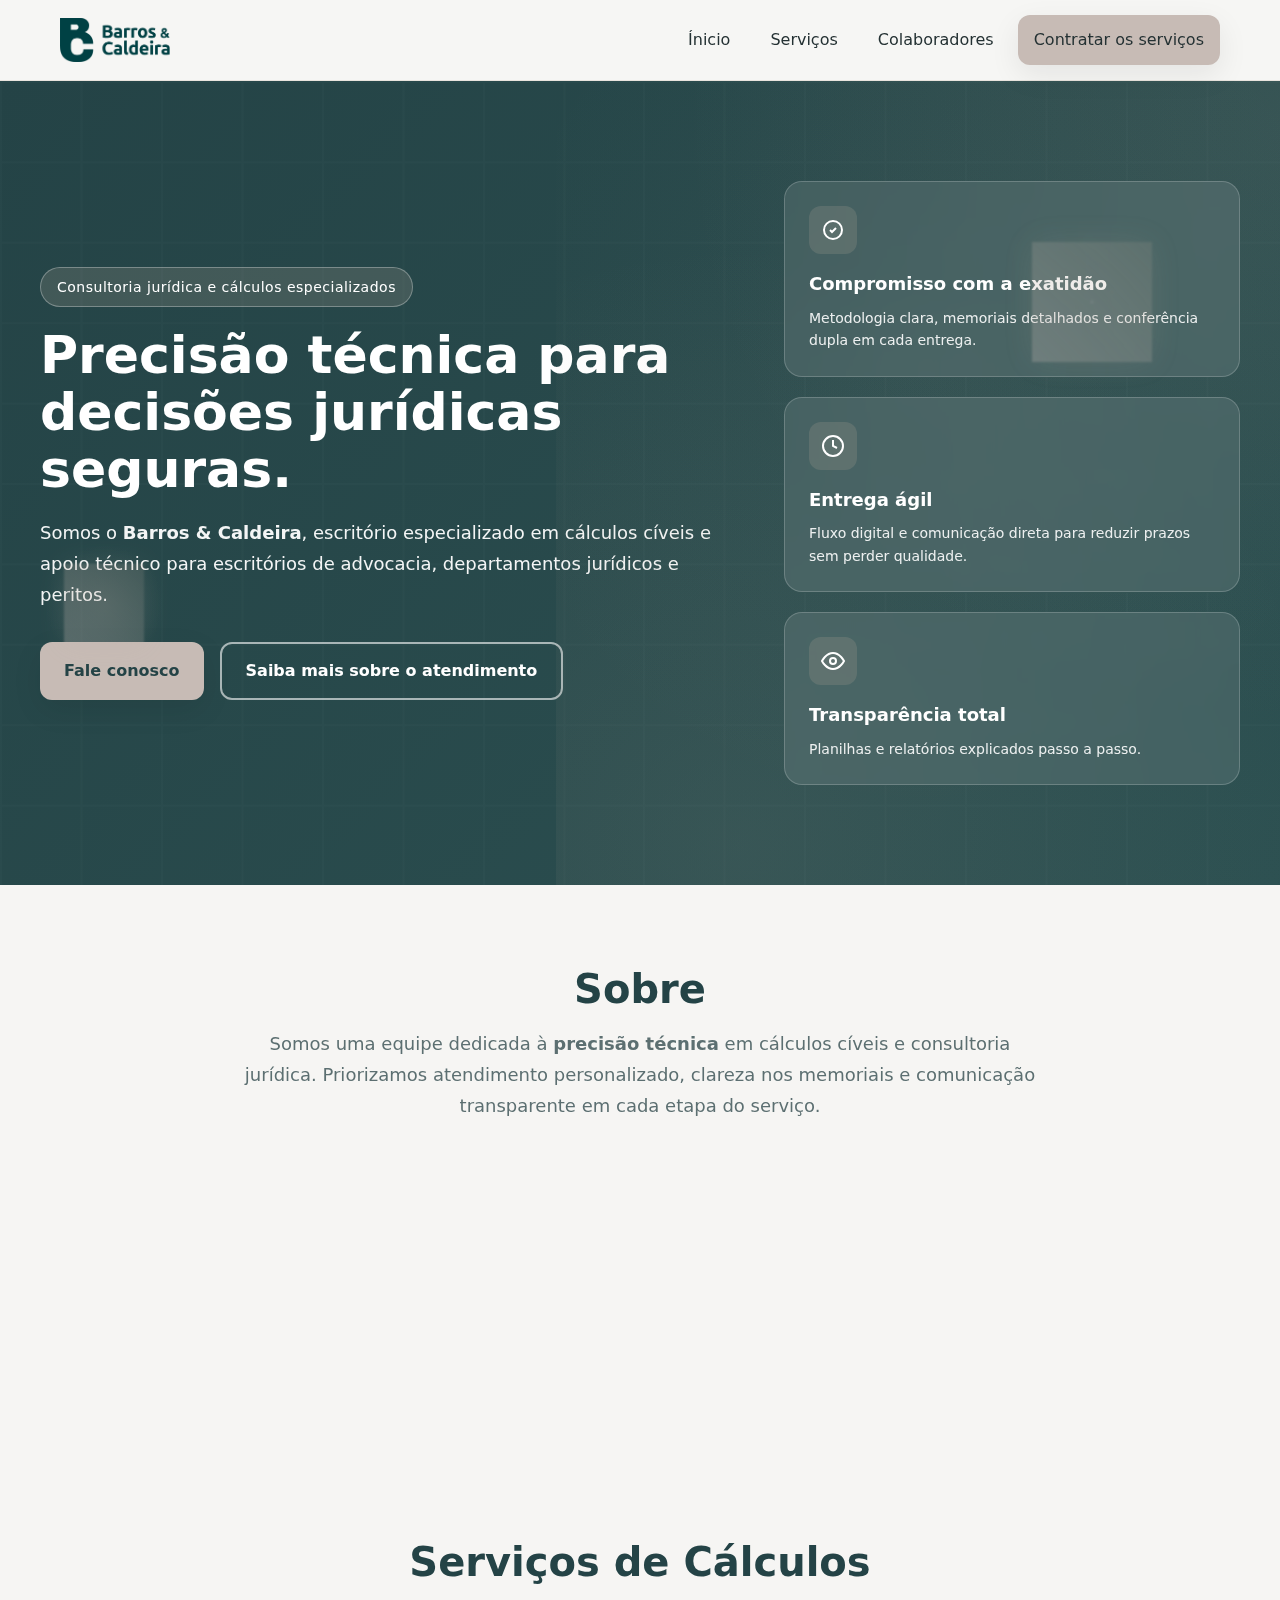
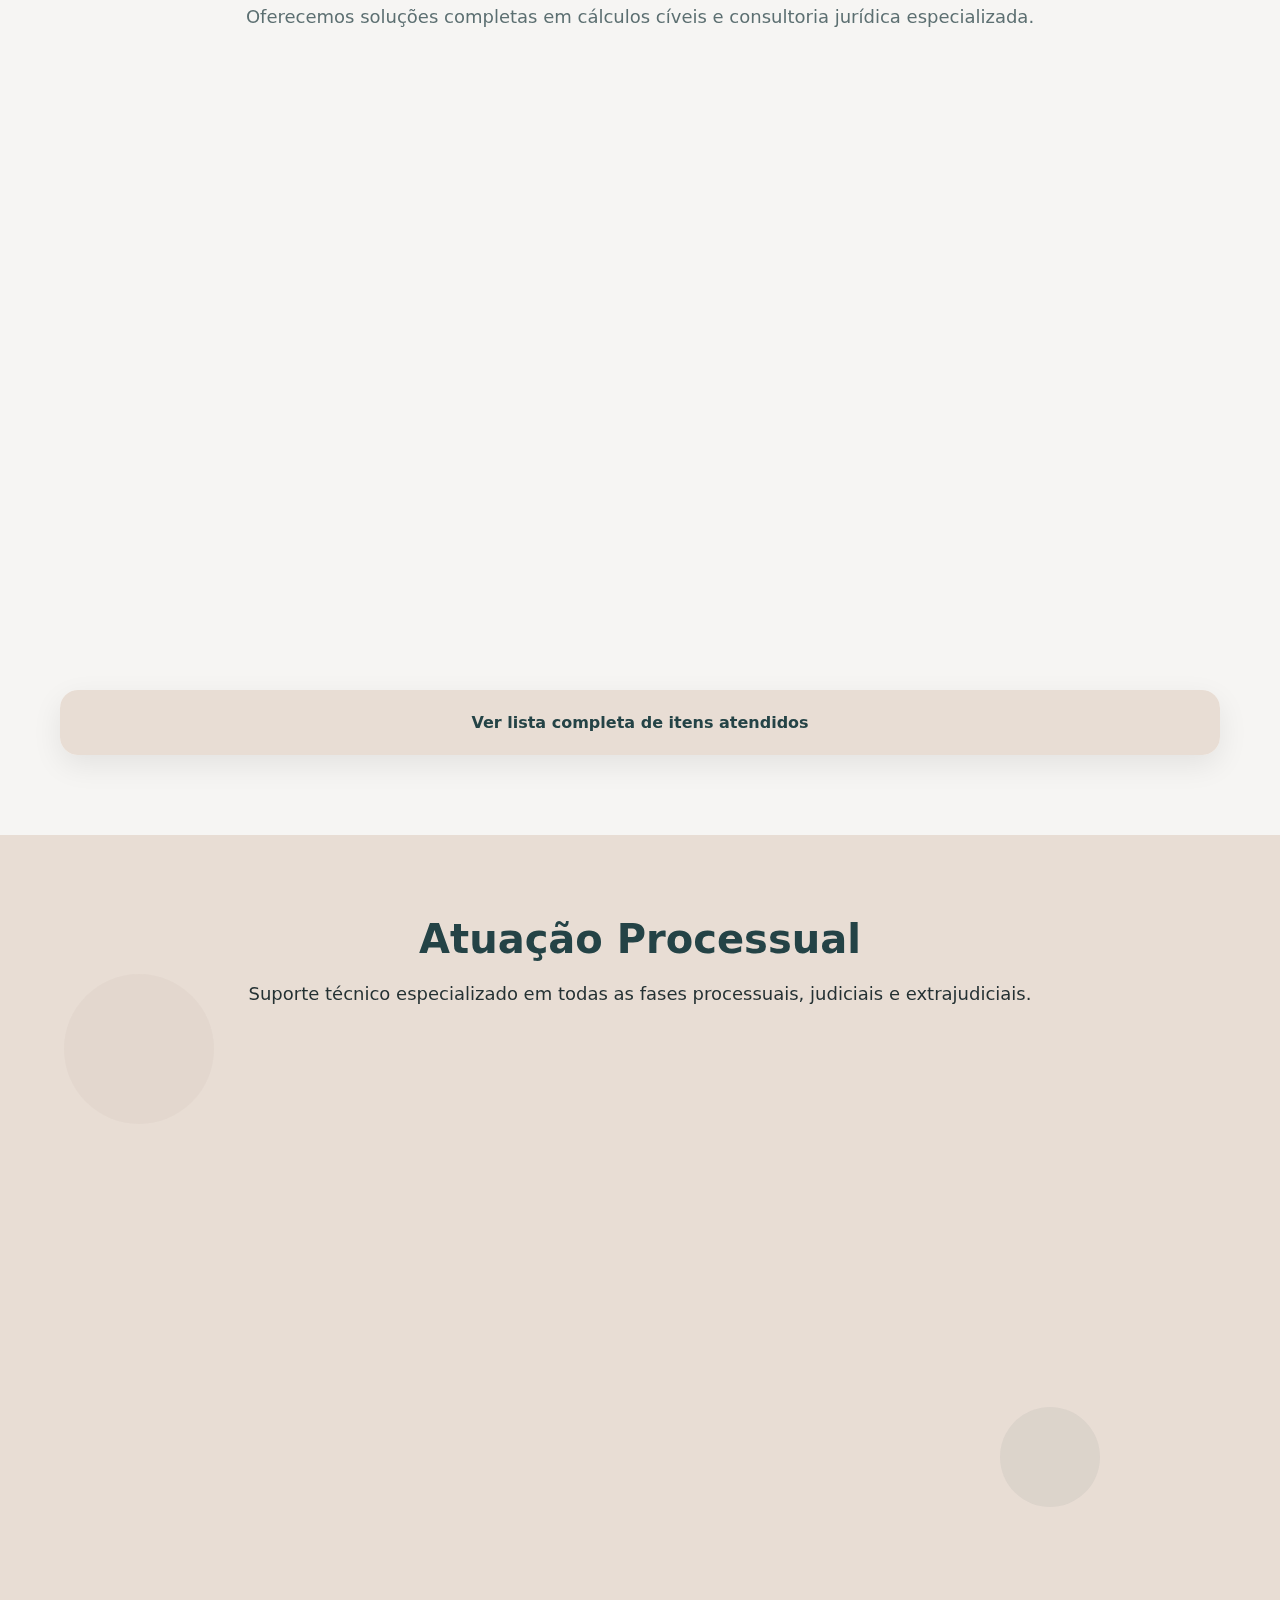
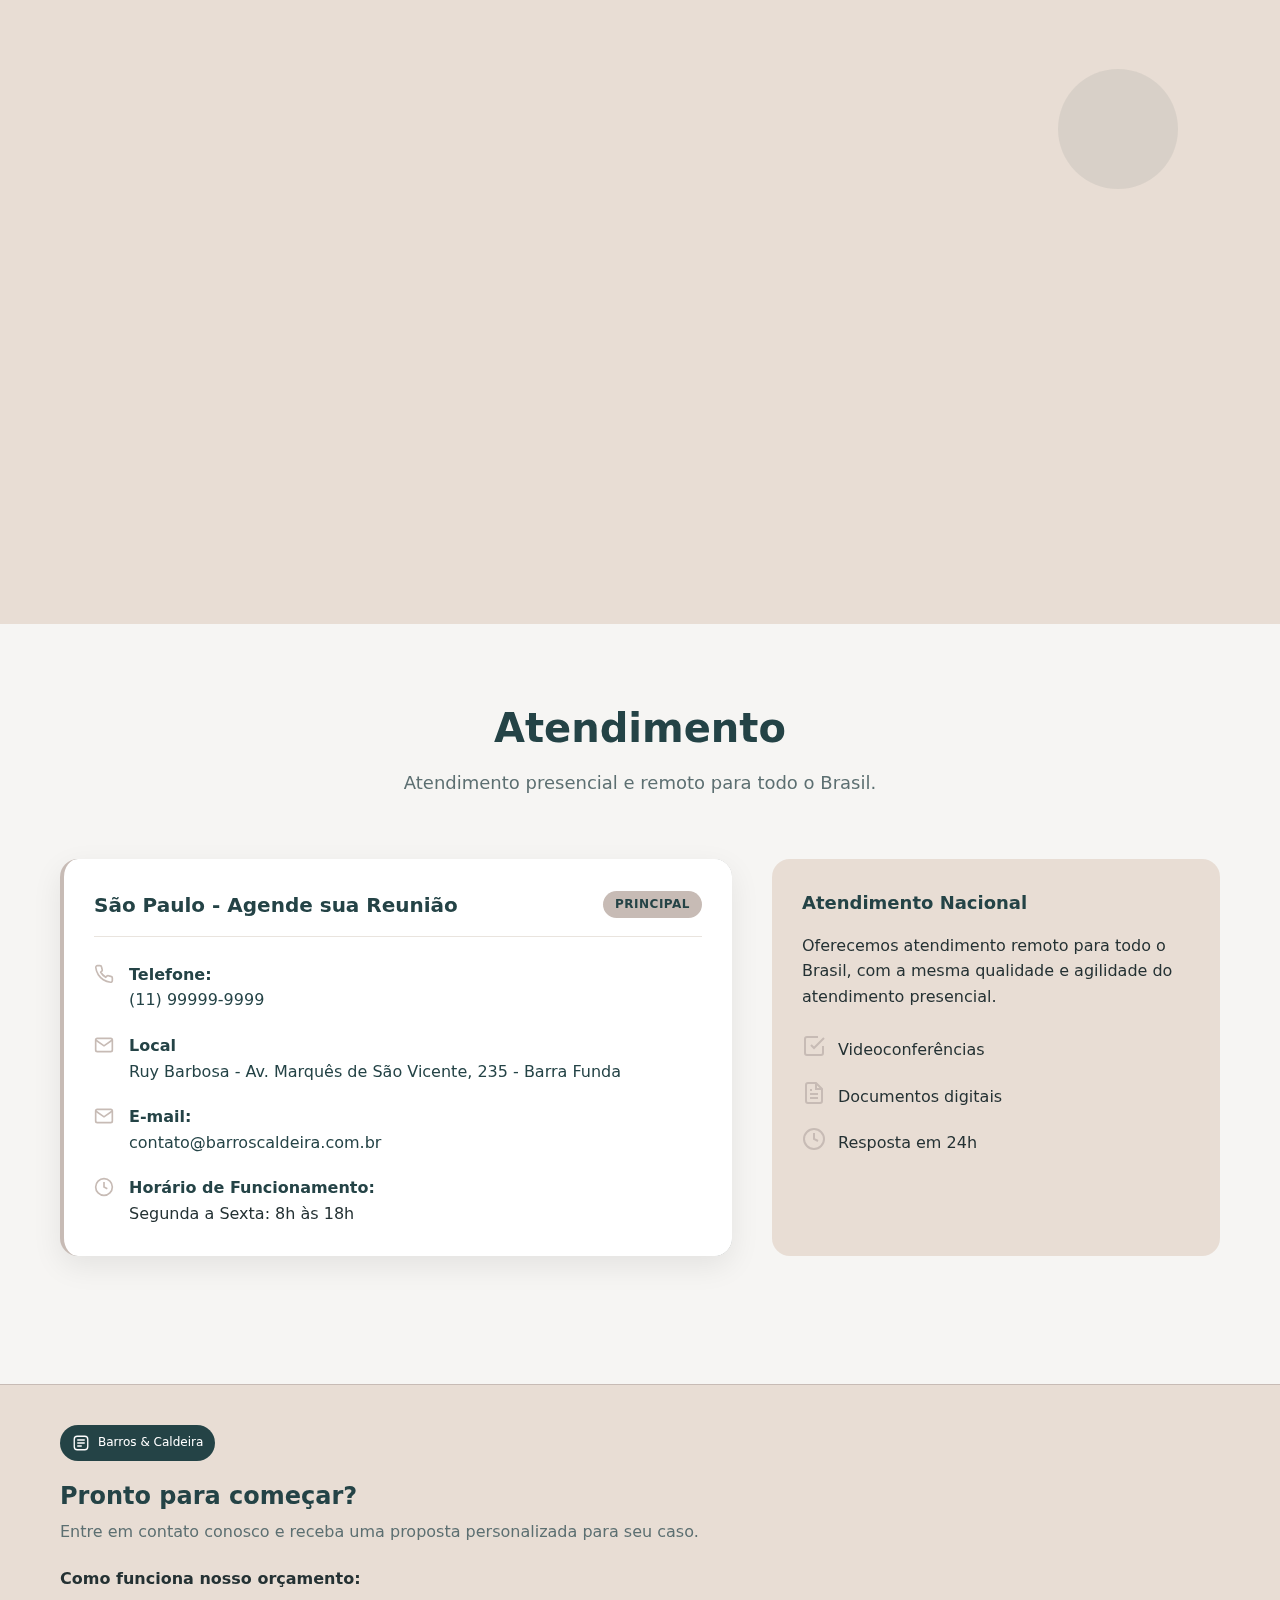
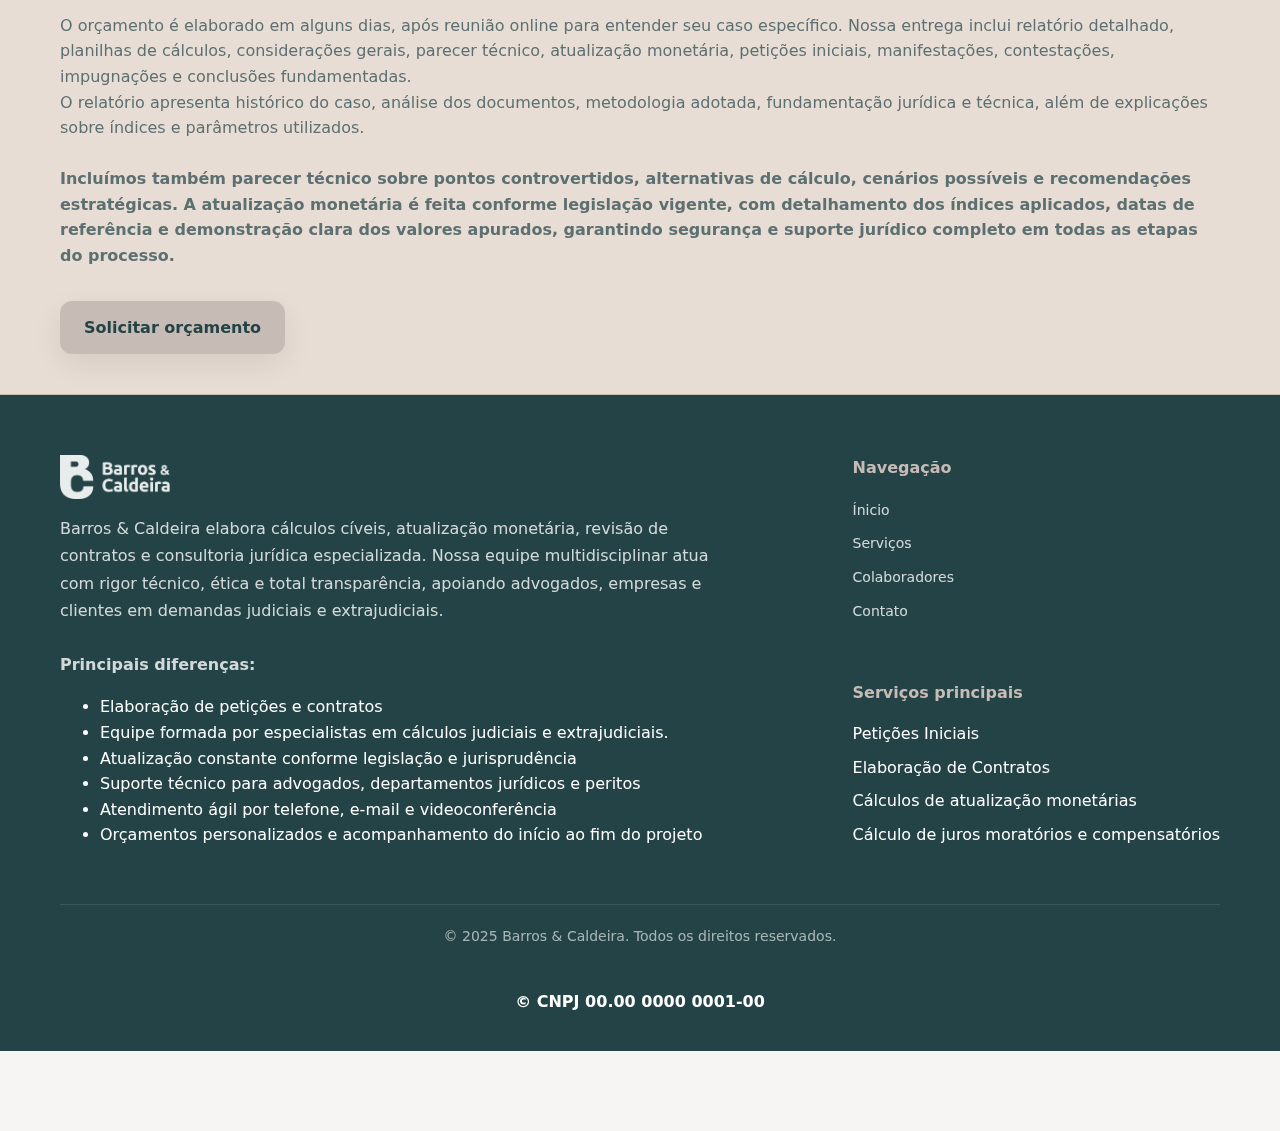
<file: index.html>
<!DOCTYPE html>
<html lang="pt-BR">
<head>
  <meta charset="utf-8">
  <meta name="viewport" content="width=device-width, initial-scale=1.0">
  <title>Barros & Caldeira - Cálculos e Consultoria Jurídica</title>
  <link rel="stylesheet" href="assets/css/styles.css">
  <meta name="description" content="Barros & Caldeira — Escritório especializado em cálculos e consultoria jurídica. Atualização monetária, cálculos contratuais, revisionais, precatórios, FGTS, PIS/PASEP e muito mais." />
  <meta property="og:title" content="Barros & Caldeira — Cálculos e Consultoria Jurídica" />
  <meta property="og:description" content="Especialistas em cálculos cíveis e apoio técnico para ações judiciais." />
  <meta property="og:type" content="website" />
  <meta name="theme-color" content="#244346" />
  <link rel="icon" href="data:image/svg+xml;utf8,<svg xmlns='http://www.w3.org/2000/svg' viewBox='0 0 100 100'><rect width='100' height='100' fill='%23244346'/><text x='50' y='58' font-size='58' text-anchor='middle' fill='%23c7bbb5' font-family='Georgia, serif'>BC</text></svg>">
</head>
<body>

  <!-- ======= HEADER ======= -->
  <header class="topbar">
    <div class="container">
      <nav class="navbar">
        <a href="index.html#home" class="brand">
          <img src="assets/images/LogotipocomNome.png" alt="Barros & Caldeira" style="height: 44px; width: auto;">
        </a>
        <div class="nav" id="main-nav">
          <a href="index.html">Ínicio</a>
          <a href="index.html#servicos">Serviços</a>
          <a href="pages/equipe.html">Colaboradores</a>
            <div class="cta-actions">
          <a class="btn" class="btn" href="pages/contato.html">Contratar os serviços</a>
        </div>
        </div>
        <button class="menu-btn" id="menu-btn" aria-label="Abrir menu">
          <span class="hamburger"></span>
          <span class="hamburger"></span>
          <span class="hamburger"></span>
        </button>
      </nav>

      <!-- Menu mobile -->
      <div class="mobile-menu" id="mobile-menu">
        <a href="index.html#sobre" class="mobile-menu-item">Sobre</a>
        <a href="index.html#servicos" class="mobile-menu-item">Serviços</a>
        <a href="pages/equipe.html" class="mobile-menu-item">Equipe</a>
        <a href="pages/contato.html" class="mobile-menu-item">Contato</a>
      
      </div>
    </div>
  </header>

  <div class="main-content">
    <!-- ======= HERO ======= -->
  <section id="home" class="hero">
    <div class="hero-bg"></div>
    <div class="animated-shape"></div>
    <div class="container hero-inner">
      <div class="hero-content">
        <span class="badge">Consultoria jurídica e cálculos especializados</span>
        <h1>Precisão técnica para decisões jurídicas seguras.</h1>
        <p>Somos o <strong>Barros & Caldeira</strong>, escritório especializado em cálculos cíveis e apoio técnico para escritórios de advocacia, departamentos jurídicos e peritos.</p>
        <div class="cta">
          <a class="btn" href="./pages/contato.html">Fale conosco</a>
          <a class="btn btn-outline" href="#atendimento">Saiba mais sobre o atendimento</a>
        </div>
      </div>
      <div class="hero-cards">
        <div class="hero-card">
          <div class="hero-card-icon">
            <svg viewBox="0 0 24 24" width="24" height="24" fill="none" stroke="currentColor" stroke-width="2">
              <path d="M9 12l2 2 4-4"/>
              <circle cx="12" cy="12" r="9"/>
            </svg>
          </div>
          <h3>Compromisso com a exatidão</h3>
          <p>Metodologia clara, memoriais detalhados e conferência dupla em cada entrega.</p>
        </div>
        <div class="hero-card">
          <div class="hero-card-icon">
            <svg viewBox="0 0 24 24" width="24" height="24" fill="none" stroke="currentColor" stroke-width="2">
              <circle cx="12" cy="12" r="10"/>
              <polyline points="12,6 12,12 16,14"/>
            </svg>
          </div>
          <h3>Entrega ágil</h3>
          <p>Fluxo digital e comunicação direta para reduzir prazos sem perder qualidade.</p>
        </div>
        <div class="hero-card">
          <div class="hero-card-icon">
            <svg viewBox="0 0 24 24" width="24" height="24" fill="none" stroke="currentColor" stroke-width="2">
              <path d="M1 12s4-8 11-8 11 8 11 8-4 8-11 8-11-8-11-8z"/>
              <circle cx="12" cy="12" r="3"/>
            </svg>
          </div>
          <h3>Transparência total</h3>
          <p>Planilhas e relatórios explicados passo a passo.</p>
        </div>
      </div>
    </div>
  </section>

  <!-- ======= SOBRE ======= -->
  <section id="sobre" class="section">
    <div class="container">
      <div class="section-header">
        <h2 class="section-title">Sobre</h2>
        <p class="section-lead">Somos uma equipe dedicada à <strong>precisão técnica</strong> em cálculos cíveis e consultoria jurídica. Priorizamos atendimento personalizado, clareza nos memoriais e comunicação transparente em cada etapa do serviço.</p>
      </div>
      
      <div class="stats-grid">
        <div class="stat-card">
          <div class="stat-number">21+</div>
          <div class="stat-label">Petições e impugnações já confeccionados com clareza e objetividade.</div>
        </div>
        <div class="stat-card">
          <div class="stat-number">18+</div>
          <div class="stat-label">Planilhas de cálculos já desenvolvidas com precisão técnica.</div>
        </div>
        <div class="stat-card">
          <div class="stat-number">100%</div>
          <div class="stat-label">Possibilidade de atendimento presencial ou digital com o setor jurídico.</div>
        </div>
        <div class="stat-card">
          <div class="stat-number">20+</div>
          <div class="stat-label">Tipos de cálculos cíveis contemplados em nossos serviços.</div>
        </div>
        </div>
      </div>
    </div>
  </section>

  <!-- ======= SERVIÇOS (cards) ======= -->
  <section id="servicos" class="section">
    <div class="container">
      <div class="section-header">
        <h2 class="section-title">Serviços de Cálculos</h2>
        <p class="section-lead">Oferecemos soluções completas em cálculos cíveis e consultoria jurídica especializada.</p>
      </div>

<article class="service-card">
          <div class="service-icon">
            <svg viewBox="0 0 24 24" width="28" height="28" fill="none" stroke="currentColor" stroke-width="1.6">
              <path d="M3 6l9 6 9-6v12H3z"/>
            </svg>
          </div>
          <div class="service-content">
            <h4>Atualização monetária e juros</h4>
            <p>Aplicação de índices oficiais, juros moratórios e compensatórios conforme o caso.</p>
          </div>
        </article>
        <br>

      <div class="services-grid" aria-label="Lista de serviços em cartões">
        <article class="service-card">
          <div class="service-icon">
            <svg viewBox="0 0 24 24" width="28" height="28" fill="none" stroke="currentColor" stroke-width="1.6">
              <path d="M3 7h18M3 12h18M3 17h18"/>
            </svg>
          </div>
          <div class="service-content">
            <h4>Atualização de precatórios</h4>
            <p>Correção monetária e juros com base nos índices aplicáveis e marcos legais vigentes.</p>
          </div>
        </article>

        <article class="service-card">
          <div class="service-icon">
            <svg viewBox="0 0 24 24" width="28" height="28" fill="none" stroke="currentColor" stroke-width="1.6">
              <path d="M4 7h16M4 12h16M4 17h10"/>
            </svg>
          </div>
          <div class="service-content">
            <h4>Cálculos contratuais</h4>
            <p>Revisões, índices, juros moratórios e compensatórios, cláusulas penais e amortizações.</p>
          </div>
        </article>

        <article class="service-card">
          <div class="service-icon">
            <svg viewBox="0 0 24 24" width="28" height="28" fill="none" stroke="currentColor" stroke-width="1.6">
              <path d="M3 3h18v14H3z"/>
              <path d="M3 21h18"/>
            </svg>
          </div>
          <div class="service-content">
            <h4>Cálculo de pensões</h4>
            <p>Apuração de valores devidos, atualização e projeções conforme parâmetros judiciais.</p>
          </div>
        </article>

         <!-- <article class="service-card">
          <div class="service-icon">
            <svg viewBox="0 0 24 24" width="28" height="28" fill="none" stroke="currentColor" stroke-width="1.6">
              <path d="M12 2v20M2 12h20"/>
            </svg>
          </div>
          <div class="service-content">
            <h4>Depreciações e desvalorizações</h4>
            <p>Modelos técnicos para depreciação de bens móveis e imóveis.</p>
          </div>
        </article> --> 

        <article class="service-card">
          <div class="service-icon">
            <svg viewBox="0 0 24 24" width="28" height="28" fill="none" stroke="currentColor" stroke-width="1.6">
              <path d="M4 4h16v16H4z"/>
              <path d="M4 9h16"/>
            </svg>
          </div>
          <div class="service-content">
            <h4>Cálculos imobiliários</h4>
            <p>Aluguéis, taxas, multas e variações, inclusive atualização e projeções.</p>
          </div>
        </article>

        <article class="service-card">
          <div class="service-icon">
            <svg viewBox="0 0 24 24" width="28" height="28" fill="none" stroke="currentColor" stroke-width="1.6">
              <circle cx="12" cy="12" r="9"/>
            </svg>
          </div>
          <div class="service-content">
            <h4>Danos morais e materiais</h4>
            <p>Metodologia quantitativa para danos morais, materiais, físicos e estéticos.</p>
          </div>
        </article>

        <article class="service-card">
          <div class="service-icon">
            <svg viewBox="0 0 24 24" width="28" height="28" fill="none" stroke="currentColor" stroke-width="1.6">
              <path d="M4 12h16M4 6h16M4 18h10"/>
            </svg>
          </div>
          <div class="service-content">
            <h4>Lucros cessantes</h4>
            <p>Apuração de perdas econômicas por interrupção de atividade ou oportunidade.</p>
          </div>
        </article>

        <!-- <article class="service-card">
          <div class="service-icon">
            <svg viewBox="0 0 24 24" width="28" height="28" fill="none" stroke="currentColor" stroke-width="1.6">
              <path d="M6 3h12v18H6z"/>
              <path d="M6 8h12"/>
            </svg>
          </div>
          <div class="service-content">
            <h4>Revisionais</h4>
            <p>FGTS, PIS/PASEP, URV, expurgos inflacionários e contratos de consórcio e construtora.</p>
          </div> -->
        </article>
      </div> 

      <div class="services-expand">
        <details class="services-details">
          <summary class="services-summary">Ver lista completa de itens atendidos</summary>
          <div class="services-list">
            <div class="service-pill">✓ Cálculos de atualização monetária</div>
            <div class="service-pill">✓ Cálculos juros moratórios e compensatórios</div>
            <div class="service-pill">✓ Aluguéis em atraso</div>
            <div class="service-pill">✓ Atualização de precatórios</div>
            <div class="service-pill">✓ Cálculo de pensões</div>
            <div class="service-pill">✓ Cálculos contratuais no geral</div>
            <div class="service-pill">✓ Cálculos de depreciações e desvalorizações</div>
            <div class="service-pill">✓ Cálculos imobiliários (no geral)</div>
            <div class="service-pill">✓ Danos morais, materiais, físicos e estéticos</div>
            <div class="service-pill">✓ Lucros cessantes</div>
            <div class="service-pill">✓ Reparações por perdas de oportunidade</div>
            <div class="service-pill">✓ Revisão contratos com construtora</div>
            <div class="service-pill">✓ Revisão contratos de consórcio</div>
            <div class="service-pill">✓ Revisão expurgos inflacionários</div>
            <div class="service-pill">✓ Revisão FGTS</div>
            <div class="service-pill">✓ Revisão PIS / PASEP</div>
            <div class="service-pill">✓ Revisão URV</div>
            <div class="service-pill">✓ Outros cálculos cíveis</div>
          </div>
        </details>
      </div>
    </div>
  </section>

         <!-- ======= COMO ATUAMOS ======= -->
  <section id="atuacao" class="section">
    <div class="container">
      <div class="section-header">
        <h2 class="section-title">Atuação Processual</h2>
        <p class="section-lead">Suporte técnico especializado em todas as fases processuais, judiciais e extrajudiciais.</p>
      </div>
      
<article class="process-card">
          <div class="process-icon">
            <svg viewBox="0 0 24 24" width="28" height="28" fill="none" stroke="currentColor" stroke-width="1.6">
              <path d="M4 7h16M4 12h10M4 17h16"/>
            </svg>
          </div>
          <div class="process-content">
            <h4>Contratos diversos</h4>
            <p>Elaboração de contratos personalizados de compra e venda, doação, locação, comodato, mútuo, prestação de serviços, permuta, entre outros previstos no Código Civil Brasileiro, garantindo os direitos e deveres de todas as partes envolvidas.</p>
          </div>
        </article> <br><br>

      <div class="process-grid">

        <!-- <article class="process-card">
          <div class="process-icon">
            <svg viewBox="0 0 24 24" width="28" height="28" fill="none" stroke="currentColor" stroke-width="1.6">
              <path d="M4 7h16M4 12h10M4 17h16"/>
            </svg>
          </div>
          <div class="process-content">
            <h4>Contratos diversos</h4>
            <p>Elaboração de contratos personalizados de compra e venda, doação, locação, comodato, mútuo, prestação de serviços, permuta, entre outros previstos no Código Civil Brasileiro, garantindo os direitos e deveres de todas as partes envolvidas.</p>
          </div>
        </article> -->
        
        <!-- <article class="process-card">
          <div class="process-icon">
            <svg viewBox="0 0 24 24" width="28" height="28" fill="none" stroke="currentColor" stroke-width="1.6">
              <path d="M6 4h12v4H6z"/>
              <path d="M6 10h12v10H6z"/>
            </svg>
          </div>
          <div class="process-content">
            <h4>Petições iniciais</h4>
            <p>Apresentação de cálculos e memoriais para fundamentar a propositura da ação.</p>
          </div>
        </article> -->

        <article class="process-card">
          <div class="process-icon">
            <svg viewBox="0 0 24 24" width="28" height="28" fill="none" stroke="currentColor" stroke-width="1.6">
              <path d="M4 4h16v16H4z"/>
              <path d="M8 8l8 8M16 8l-8 8"/>
            </svg>
          </div>
          <div class="process-content">
            <h4>Reconhecimento e dissolução de união estável</h4>
            <p>Assessoria completa no reconhecimento ou na dissolução de uniões estáveis, garantindo direitos patrimoniais, pensão, guarda de filhos e outros aspectos legais previstos em lei.</p>
          </div>
        </article>

        <article class="process-card">
          <div class="process-icon">
            <svg viewBox="0 0 24 24" width="28" height="28" fill="none" stroke="currentColor" stroke-width="1.6">
              <path d="M12 3v18M3 12h18"/>
            </svg>
          </div>
          <div class="process-content">
            <h4>Abertura e regularização de MEI</h4>
            <p>Auxílio completo no processo de abertura e formalização do Microempreendedor Individual, incluindo enquadramento no Simples Nacional, emissão de CNPJ, orientação tributária e adequação às obrigações legais</p>
          </div>
        </article>
        
        <article class="process-card">
          <div class="process-icon">
            <svg viewBox="0 0 24 24" width="28" height="28" fill="none" stroke="currentColor" stroke-width="1.6">
              <path d="M4 4h16v16H4z"/>
              <path d="M8 8l8 8M16 8l-8 8"/>
            </svg>
          </div>
          <div class="process-content">
            <h4>Contratos sociais</h4>
            <p>Elaboração de contratos de constituição, alterações sociais diversas, além de registros perante os órgãos públicos como JUCESP.</p>
          </div>
        </article>
        
        <article class="process-card">
          <div class="process-icon">
            <svg viewBox="0 0 24 24" width="28" height="28" fill="none" stroke="currentColor" stroke-width="1.6">
              <path d="M6 4h12v4H6z"/>
              <path d="M6 10h12v10H6z"/>
            </svg>
          </div>
          <div class="process-content">
            <h4>Negociações e acordos</h4>
            <p>Análise e revisão de cálculos para subsidiar tratativas extrajudiciais e judiciais.</p>
          </div>
        </article>

        <article class="process-card">
          <div class="process-icon">
            <svg viewBox="0 0 24 24" width="28" height="28" fill="none" stroke="currentColor" stroke-width="1.6">
              <path d="M4 7h16M4 12h10M4 17h16"/>
            </svg>
          </div>
          <div class="process-content">
            <h4>Outros serviços</h4>
            <p>Atuação em diversas áreas do Direito, oferecendo consultoria e elaboração de documentos personalizados para atender necessidades específicas de cada cliente, com segurança e transparência.</p>
          </div>
        </article>

      </div>
    </div>
  </section>

  <!-- ======= ATENDIMENTO ======= -->
  <section id="atendimento" class="section">
    <div class="container">
      <div class="section-header">
        <h2 class="section-title">Atendimento</h2>
        <p class="section-lead">Atendimento presencial e remoto para todo o Brasil.</p>
      </div>
      
      <div class="locations-grid">
        <div class="location-card main-location">
          <div class="location-header">
            <h3>São Paulo - <strong>Agende sua Reunião</strong></h3>
            <span class="location-badge">Principal</span>
          </div>
          <div class="location-details contact-details-animated">
            <div class="location-item">
              <div class="location-icon">
                <svg viewBox="0 0 24 24" width="20" height="20" fill="none" stroke="currentColor" stroke-width="2">
                  <path d="M22 16.92v3a2 2 0 0 1-2.18 2 19.79 19.79 0 0 1-8.63-3.07 19.5 19.5 0 0 1-6-6 19.79 19.79 0 0 1-3.07-8.67A2 2 0 0 1 4.11 2h3a2 2 0 0 1 2 1.72 12.84 12.84 0 0 0 .7 2.81 2 2 0 0 1-.45 2.11L8.09 9.91a16 16 0 0 0 6 6l1.27-1.27a2 2 0 0 1 2.11-.45 12.84 12.84 0 0 0 2.81.7A2 2 0 0 1 22 16.92z"/>
                </svg>
              </div>
              <div>
                <p><strong>Telefone:</strong><br>
                <a href="tel:+5511999999999">(11) 99999-9999</a></p>
              </div>
            </div>
            
            <div class="location-item">
              <div class="location-icon">
                <svg viewBox="0 0 24 24" width="20" height="20" fill="none" stroke="currentColor" stroke-width="2">
                  <path d="M4 4h16c1.1 0 2 .9 2 2v12c0 1.1-.9 2-2 2H4c-1.1 0-2-.9-2-2V6c0-1.1.9-2 2-2z"/>
                  <polyline points="22,6 12,13 2,6"/>
                </svg>
              </div>
              <div>
                <p><strong>Local</strong><br>
                <a href="local">Ruy Barbosa - Av. Marquês de São Vicente, 235 - Barra Funda</a></p>
              </div>
            </div>

              <div class="location-item">
              <div class="location-icon">
                <svg viewBox="0 0 24 24" width="20" height="20" fill="none" stroke="currentColor" stroke-width="2">
                  <path d="M4 4h16c1.1 0 2 .9 2 2v12c0 1.1-.9 2-2 2H4c-1.1 0-2-.9-2-2V6c0-1.1.9-2 2-2z"/>
                  <polyline points="22,6 12,13 2,6"/>
                </svg>
              </div>
              <div>
                <p><strong>E-mail:</strong><br>
                <a href="mailto:contato@barroscaldeira.com.br">contato@barroscaldeira.com.br</a></p>
              </div>
            </div>
            
            <div class="location-item">
              <div class="location-icon">
                <svg viewBox="0 0 24 24" width="20" height="20" fill="none" stroke="currentColor" stroke-width="2">
                  <circle cx="12" cy="12" r="10"/>
                  <polyline points="12,6 12,12 16,14"/>
                </svg>
              </div>
              <div>
                <p><strong>Horário de Funcionamento:</strong><br>
                Segunda a Sexta: 8h às 18h<br>
                <!-- Sábado: 8h às 12h</p> -->
              </div>
            </div>
          </div>
        </div>
        
        <div class="coverage-info">
          <h3>Atendimento Nacional</h3>
          <p>Oferecemos atendimento remoto para todo o Brasil, com a mesma qualidade e agilidade do atendimento presencial.</p>
          
          <div class="coverage-features">
            <div class="coverage-feature">
              <div class="feature-icon">
                <svg viewBox="0 0 24 24" width="24" height="24" fill="none" stroke="currentColor" stroke-width="2">
                  <path d="M9 11l3 3L22 4"/>
                  <path d="M21 12v7a2 2 0 0 1-2 2H5a2 2 0 0 1-2-2V5a2 2 0 0 1 2-2h11"/>
                </svg>
              </div>
              <span>Videoconferências</span>
            </div>
            
            <div class="coverage-feature">
              <div class="feature-icon">
                <svg viewBox="0 0 24 24" width="24" height="24" fill="none" stroke="currentColor" stroke-width="2">
                  <path d="M14 2H6a2 2 0 0 0-2 2v16a2 2 0 0 0 2 2h12a2 2 0 0 0 2-2V8z"/>
                  <polyline points="14,2 14,8 20,8"/>
                  <line x1="16" y1="13" x2="8" y2="13"/>
                  <line x1="16" y1="17" x2="8" y2="17"/>
                  <polyline points="10,9 9,9 8,9"/>
                </svg>
              </div>
              <span>Documentos digitais</span>
            </div>
            
            <div class="coverage-feature">
              <div class="feature-icon">
                <svg viewBox="0 0 24 24" width="24" height="24" fill="none" stroke="currentColor" stroke-width="2">
                  <circle cx="12" cy="12" r="10"/>
                  <polyline points="12,6 12,12 16,14"/>
                </svg>
              </div>
              <span>Resposta em 24h</span>
            </div>
          </div>
        </div>
      </div>
    </div>

<br><br><br><br><br>

  <!-- ======= CTA STRIP ======= -->
  <section class="cta-strip">
    <div class="container">
      <div class="cta-content">
        <div class="cta-text">
          <div class="badge-calc">
            <svg viewBox="0 0 24 24" width="18" height="18" fill="none" stroke="currentColor" stroke-width="1.8">
              <rect x="3" y="3" width="18" height="18" rx="4"/>
              <path d="M7 8h10M7 12h10M7 16h6"/>
            </svg>
            <span>Barros & Caldeira</span>
          </div>
          <h3>Pronto para começar?</h3>
          <p>Entre em contato conosco e receba uma proposta personalizada para seu caso.</p>
            <div class="cta-info">
              <h4>Como funciona nosso orçamento:</h4>
              <p>
              O orçamento é elaborado em alguns dias, após reunião online para entender seu caso específico. Nossa entrega inclui relatório detalhado, planilhas de cálculos, considerações gerais, parecer técnico, atualização monetária, petições iniciais, manifestações, contestações, impugnações e conclusões fundamentadas. 
              <br>O relatório apresenta histórico do caso, análise dos documentos, metodologia adotada, fundamentação jurídica e técnica, além de explicações sobre índices e parâmetros utilizados.<br>
           <br><strong>
              Incluímos também parecer técnico sobre pontos controvertidos, alternativas de cálculo, cenários possíveis e recomendações estratégicas. A atualização monetária é feita conforme legislação vigente, com detalhamento dos índices aplicados, datas de referência e demonstração clara dos valores apurados, garantindo segurança e suporte jurídico completo em todas as etapas do processo.<br>
        
             </strong> </p>
            </div>
        </div>
        <div class="cta-actions">
          <a class="btn" class="btn" href="pages/orcamento.html">Solicitar orçamento</a>
        </div>
      </div>
    </div>
  </section>
  </div>

<!-- ======= FOOTER ======= -->
  <footer class="footer">
    <div class="container">
      <div class="footer-content">
        <div class="footer-brand">
          <div class="brand">
            <img src="assets/images/LogotipocomNome.png" alt="Barros & Caldeira" style="height: 44px; width: auto;">
          </div>
          <p class="footer-description">
            Barros & Caldeira elabora cálculos cíveis, atualização monetária, revisão de contratos e consultoria jurídica especializada. Nossa equipe multidisciplinar atua com rigor técnico, ética e total transparência, apoiando advogados, empresas e clientes em demandas judiciais e extrajudiciais.<br><br>

            <strong>Principais diferenças:</strong>
            <ul class="footer-list">
              <li>Elaboração de petições e contratos</li>
              <li>Equipe formada por especialistas em cálculos judiciais e extrajudiciais.</li>
              <li>Atualização constante conforme legislação e jurisprudência</li>
              <li>Suporte técnico para advogados, departamentos jurídicos e peritos</li>
              <li>Atendimento ágil por telefone, e-mail e videoconferência</li>
              <li>Orçamentos personalizados e acompanhamento do início ao fim do projeto</li>
            </ul>
          </p>
        </div>
        
        <div class="footer-links">
          <div class="footer-section">
            <h4>Navegação</h4>
            <ul>
              <li><a href="index.html">Ínicio</a></li>
              <li><a href="index.html#servicos">Serviços</a></li>
              <li><a href="pages/equipe.html">Colaboradores</a></li>
              <li><a href="pages/contato.html">Contato</a></li>
            </ul>
          </div>
          <div class="footer-section">
            <h4>Serviços principais</h4>
            <ul>
              <li>Petições Iniciais</li>
              <li>Elaboração de Contratos</li>
              <li>Cálculos de atualização monetárias</li>
              <li>Cálculo de juros moratórios e compensatórios</li>
            </ul>
          </div>
        </div>
      </div>
      
      <div class="footer-bottom">
        <p class="copyright">&copy; 2025 Barros & Caldeira. Todos os direitos reservados.</p><br>
        <strong><p class="cnpj">&copy; CNPJ 00.00 0000 0001-00</p></strong>
      </div>
    </div>
  </footer>

  <script src="assets/js/script.js"></script>
  <script src="assets/js/load-footer.js"></script>
  <script>
    // Inicializar menu mobile
    document.addEventListener('DOMContentLoaded', function() {
      const menuBtn = document.getElementById('menu-btn');
      const mobileMenu = document.getElementById('mobile-menu');

      if (menuBtn && mobileMenu) {
        menuBtn.addEventListener('click', function() {
          menuBtn.classList.toggle('active');
          mobileMenu.classList.toggle('active');
        });

        // Fecha o menu ao clicar em um item
        const mobileMenuItems = document.querySelectorAll('.mobile-menu-item');
        mobileMenuItems.forEach(item => {
          item.addEventListener('click', function() {
            menuBtn.classList.remove('active');
            mobileMenu.classList.remove('active');
          });
        });

        // Fecha o menu ao clicar fora dele
        document.addEventListener('click', function(event) {
          if (!menuBtn.contains(event.target) && !mobileMenu.contains(event.target)) {
            menuBtn.classList.remove('active');
            mobileMenu.classList.remove('active');
          }
        });
      }
    });
  </script>
</body>
</html>
</file>
<file: assets/css/styles.css>
/* =====================
   PALETA DE CORES
   ===================== */
:root {
  --ink: #244346;
  --ink-700: #2c5051;
  --ink-800: #1a3234;
  --sand: #c7bbb5;
  --sand-200: #e8ddd4;
  --sand-100: #e8ddd4;
  --bg: #f6f5f3;
  --white: #ffffff;
  --text: #243133;
  --text-light: #5c6f71;
  --border: #e9e4de;
  --radius: 18px;
  --radius-sm: 12px;
  --shadow: 0 10px 30px rgba(0,0,0,.08);
  --shadow-lg: 0 20px 40px rgba(0,0,0,.12);
  --transition: all 0.3s cubic-bezier(0.4, 0, 0.2, 1);
}

/* =====================
   RESET E BASE
   ===================== */
* {
  box-sizing: border-box;
}

html {
  scroll-behavior: smooth;
  height: 100%;
  margin: 0;
  padding: 0;
  overflow-x: hidden;
}

body {
  margin: 0;
  padding: 0;
  font-family: system-ui, -apple-system, 'Segoe UI', Roboto, Ubuntu, Inter, Helvetica, Arial, sans-serif;
  color: var(--text);
  background: var(--bg);
  line-height: 1.6;
  font-size: 16px;
  min-height: 100vh;
  display: flex;
  flex-direction: column;
  overflow-x: hidden;
  width: 100%;
  max-width: 100%;
}

.container {
  max-width: 1200px;
  margin: 0 auto;
  padding: 0 20px;
}

/* Classe para o conteúdo principal ocupar o espaço disponível */
.main-content {
  flex: 1;
}

/* =====================
   HEADER E NAVEGAÇÃO
   ===================== */
.topbar {
  position: sticky;
  top: 0;
  z-index: 100;
  background: rgba(246, 245, 243, 0.95);
  backdrop-filter: saturate(140%) blur(12px);
  border-bottom: 1px solid var(--border);
  transition: var(--transition);
}

.navbar {
  display: flex;
  align-items: center;
  justify-content: space-between;
  height: 80px;
}

.brand {
  display: flex;
  gap: 12px;
  align-items: center;
  font-weight: 700;
  font-size: 18px;
  color: var(--ink);
  text-decoration: none;
  transition: var(--transition);
}

.brand:hover {
  transform: translateY(-1px);
}

.brand-logo {
  width: 44px;
  height: 44px;
  border-radius: 12px;
  background: var(--ink);
  color: var(--sand);
  display: grid;
  place-items: center;
  box-shadow: var(--shadow);
  font-family: Georgia, serif;
  transition: var(--transition);
}

.brand-logo:hover {
  transform: scale(1.05);
  box-shadow: var(--shadow-lg);
}

.brand-logo span {
  font-size: 20px;
  line-height: 1;
  font-weight: bold;
}

.nav {
  display: flex;
  gap: 8px;
  align-items: center;
}

.nav a {
  color: var(--text);
  text-decoration: none;
  padding: 12px 16px;
  border-radius: var(--radius-sm);
  font-weight: 500;
  transition: var(--transition);
  position: relative;
}

.nav a:hover {
  background: var(--sand-200);
  color: var(--ink);
  transform: translateY(-1px);
}

.menu-btn {
  display: none;
  flex-direction: column;
  gap: 4px;
  border: 1px solid var(--border);
  background: var(--white);
  border-radius: var(--radius-sm);
  padding: 12px;
  cursor: pointer;
  transition: var(--transition);
}

.menu-btn:hover {
  background: var(--sand-100);
  transform: scale(1.05);
}

.hamburger {
  width: 20px;
  height: 2px;
  background: var(--ink);
  border-radius: 1px;
  transition: var(--transition);
}

.menu-btn.active .hamburger:nth-child(1) {
  transform: rotate(45deg) translate(6px, 6px);
}

.menu-btn.active .hamburger:nth-child(2) {
  opacity: 0;
}

.menu-btn.active .hamburger:nth-child(3) {
  transform: rotate(-45deg) translate(6px, -6px);
}

.mobile-menu {
  display: none;
  flex-direction: column;
  background: var(--white);
  border-top: 1px solid var(--border);
  box-shadow: var(--shadow);
  position: absolute;
  top: 100%;
  left: 0;
  right: 0;
  opacity: 0;
  transform: translateY(-10px);
  transition: var(--transition);
}

.mobile-menu.active {
  display: flex;
  opacity: 1;
  transform: translateY(0);
}

.mobile-menu-item {
  padding: 16px 20px;
  color: var(--text);
  text-decoration: none;
  border-bottom: 1px solid var(--border);
  transition: var(--transition);
}

.mobile-menu-item:hover {
  background: var(--sand-100);
  color: var(--ink);
}

.mobile-menu-item:last-child {
  border-bottom: none;
}

/* =====================
   ELEMENTO ANIMADO DE FUNDO
   ===================== */
.animated-shape {
  position: absolute;
  top: 20%;
  right: 10%;
  width: 120px;
  height: 120px;
  background: linear-gradient(45deg, var(--sand), rgba(183, 169, 154, 0.6));
  border-radius: 0;
  opacity: 0.3;
  z-index: 1;
  animation: morphAndMove 12s ease-in-out infinite;
  box-shadow: 0 0 30px rgba(183, 169, 154, 0.4);
  filter: blur(1px);
}

@keyframes morphAndMove {
  /* Fase 1: Quadrado inicial */
  0% {
    border-radius: 0;
    transform: translate(0, 0) rotate(0deg) scale(1);
    clip-path: none;
    background: linear-gradient(45deg, var(--sand), rgba(183, 169, 154, 0.6));
  }
  
  /* Transição para círculo */
  15% {
    border-radius: 50%;
    transform: translate(-20px, 20px) rotate(90deg) scale(1.1);
    clip-path: none;
    background: linear-gradient(45deg, rgba(183, 169, 154, 0.8), var(--sand));
  }
  
  /* Fase 2: Círculo */
  30% {
    border-radius: 50%;
    transform: translate(-40px, 40px) rotate(180deg) scale(1.2);
    clip-path: none;
    background: linear-gradient(135deg, var(--sand), rgba(183, 169, 154, 0.7));
  }
  
  /* Transição para triângulo */
  45% {
    border-radius: 0;
    transform: translate(-60px, 20px) rotate(270deg) scale(1);
    clip-path: polygon(50% 0%, 0% 100%, 100% 100%);
    background: linear-gradient(225deg, rgba(183, 169, 154, 0.9), var(--sand));
  }
  
  /* Fase 3: Triângulo */
  60% {
    border-radius: 0;
    transform: translate(-80px, 0px) rotate(360deg) scale(0.9);
    clip-path: polygon(50% 0%, 0% 100%, 100% 100%);
    background: linear-gradient(315deg, var(--sand), rgba(183, 169, 154, 0.8));
  }
  
  /* Fase 4: Movimento livre */
  75% {
    border-radius: 20px;
    transform: translate(-100px, -40px) rotate(450deg) scale(1.3);
    clip-path: none;
    background: linear-gradient(45deg, rgba(183, 169, 154, 0.6), var(--sand));
  }
  
  /* Movimento em curva */
  85% {
    border-radius: 30px;
    transform: translate(-60px, -80px) rotate(540deg) scale(1.1);
    clip-path: none;
    background: linear-gradient(135deg, var(--sand), rgba(183, 169, 154, 0.7));
  }
  
  /* Retorno ao estado inicial */
  100% {
    border-radius: 0;
    transform: translate(0, 0) rotate(720deg) scale(1);
    clip-path: none;
    background: linear-gradient(45deg, var(--sand), rgba(183, 169, 154, 0.6));
  }
}

/* Elemento adicional para mais dinamismo */
.animated-shape::before {
  content: '';
  position: absolute;
  top: -20px;
  left: -20px;
  right: -20px;
  bottom: -20px;
  background: radial-gradient(circle, rgba(183, 169, 154, 0.1) 0%, transparent 70%);
  border-radius: inherit;
  animation: pulse 3s ease-in-out infinite;
  z-index: -1;
}

@keyframes pulse {
  0%, 100% {
    transform: scale(1);
    opacity: 0.3;
  }
  50% {
    transform: scale(1.2);
    opacity: 0.1;
  }
}

/* Partículas que seguem o elemento */
.animated-shape::after {
  content: '';
  position: absolute;
  top: 50%;
  left: 50%;
  width: 4px;
  height: 4px;
  background: var(--sand);
  border-radius: 50%;
  transform: translate(-50%, -50%);
  box-shadow: 
    10px 10px 0 rgba(183, 169, 154, 0.4),
    -15px 5px 0 rgba(183, 169, 154, 0.3),
    20px -10px 0 rgba(183, 169, 154, 0.2),
    -10px -15px 0 rgba(183, 169, 154, 0.3),
    25px 15px 0 rgba(183, 169, 154, 0.2);
  animation: sparkle 4s ease-in-out infinite;
}

@keyframes sparkle {
  0%, 100% {
    opacity: 0;
    transform: translate(-50%, -50%) scale(0);
  }
  50% {
    opacity: 1;
    transform: translate(-50%, -50%) scale(1);
  }
}

/* Elemento secundário para mais complexidade */
.hero::after {
  content: '';
  position: absolute;
  top: 60%;
  left: 5%;
  width: 80px;
  height: 80px;
  background: linear-gradient(45deg, var(--sand), rgba(183, 169, 154, 0.6));
  border-radius: 0;
  opacity: 0.3;
  z-index: 1;
  animation: morphAndMove 12s ease-in-out infinite;
  box-shadow: 0 0 30px rgba(183, 169, 154, 0.4);
  filter: blur(1px);
  pointer-events: none;
}

/* Partículas igual ao .animated-shape */
.hero::before {
  content: '';
  position: absolute;
  top: calc(60% - 20px);
  left: calc(5% - 20px);
  width: 120px;
  height: 120px;
  background: radial-gradient(circle, rgba(183, 169, 154, 0.1) 0%, transparent 70%);
  border-radius: inherit;
  animation: pulse 3s ease-in-out infinite;
  z-index: 0;
  pointer-events: none;
}

.hero-particles {
  position: absolute;
  top: 60%;
  left: 5%;
  width: 80px;
  height: 80px;
  pointer-events: none;
  z-index: 2;
}

.hero-particles::after {
  content: '';
  position: absolute;
  top: 50%;
  left: 50%;
  width: 4px;
  height: 4px;
  background: var(--sand);
  border-radius: 50%;
  transform: translate(-50%, -50%);
  box-shadow: 
    10px 10px 0 rgba(183, 169, 154, 0.4),
    -15px 5px 0 rgba(183, 169, 154, 0.3),
    20px -10px 0 rgba(183, 169, 154, 0.2),
    -10px -15px 0 rgba(183, 169, 154, 0.3),
    25px 15px 0 rgba(183, 169, 154, 0.2);
  animation: sparkle 4s ease-in-out infinite;
}

/* Interação com mouse (exemplo simples, precisa JS para seguir o mouse) */
.hero:hover::after {
  filter: blur(2px) brightness(1.2);
  box-shadow: 0 0 40px rgba(183, 169, 154, 0.5);
  opacity: 0.5;
}
.hero:hover::before {
  animation-duration: 1.5s;
  opacity: 0.5;
}
.hero:hover .hero-particles::after {
  animation-duration: 2s;
  opacity: 1;
}
/* Remove morph para triângulo da animação principal */
/* Bordas mais arredondadas para o quadrado maior */
@keyframes morphAndMove {
  0% {
    border-radius: 18px;
    transform: translate(0, 0) rotate(0deg) scale(1);
    clip-path: none;
    background: linear-gradient(45deg, var(--sand), rgba(183, 169, 154, 0.6));
  }
  15% {
    border-radius: 50%;
    transform: translate(-20px, 20px) rotate(90deg) scale(1.1);
    clip-path: none;
    background: linear-gradient(45deg, rgba(183, 169, 154, 0.8), var(--sand));
  }
  30% {
    border-radius: 50%;
    transform: translate(-40px, 40px) rotate(180deg) scale(1.2);
    clip-path: none;
    background: linear-gradient(135deg, var(--sand), rgba(183, 169, 154, 0.7));
  }
  /* Removido triângulo */
  45% {
    border-radius: 30px;
    transform: translate(-60px, 20px) rotate(270deg) scale(1.1);
    clip-path: none;
    background: linear-gradient(225deg, rgba(183, 169, 154, 0.9), var(--sand));
  }
  60% {
    border-radius: 20px;
    transform: translate(-80px, 0px) rotate(360deg) scale(0.9);
    clip-path: none;
    background: linear-gradient(315deg, var(--sand), rgba(183, 169, 154, 0.8));
  }
  75% {
    border-radius: 20px;
    transform: translate(-100px, -40px) rotate(450deg) scale(1.3);
    clip-path: none;
    background: linear-gradient(45deg, rgba(183, 169, 154, 0.6), var(--sand));
  }
  85% {
    border-radius: 30px;
    transform: translate(-60px, -80px) rotate(540deg) scale(1.1);
    clip-path: none;
    background: linear-gradient(135deg, var(--sand), rgba(183, 169, 154, 0.7));
  }
  100% {
    border-radius: 0;
    transform: translate(0, 0) rotate(720deg) scale(1);
    clip-path: none;
    background: linear-gradient(45deg, var(--sand), rgba(183, 169, 154, 0.6));
  }
}

@keyframes floatAround {
  0% {
    transform: translate(0, 0) rotate(0deg);
    border-radius: 50%;
  }
  25% {
    transform: translate(200px, -100px) rotate(90deg);
    border-radius: 0;
  }
  50% {
    transform: translate(400px, 50px) rotate(180deg);
    border-radius: 50%;
  }
  75% {
    transform: translate(200px, 150px) rotate(270deg);
    border-radius: 20px;
  }
  100% {
    transform: translate(0, 0) rotate(360deg);
    border-radius: 50%;
  }
}
.hero {
  position: relative;
  background: linear-gradient(135deg, var(--ink) 0%, var(--ink-700) 100%);
  color: var(--white);
  overflow: hidden;
  min-height: 600px;
  display: flex;
  align-items: center;
}

.hero-bg {
  position: absolute;
  top: 0;
  left: 0;
  right: 0;
  bottom: 0;
  background: url('data:image/svg+xml,<svg xmlns="http://www.w3.org/2000/svg" viewBox="0 0 100 100"><defs><pattern id="grid" width="10" height="10" patternUnits="userSpaceOnUse"><path d="M 10 0 L 0 0 0 10" fill="none" stroke="rgba(255,255,255,0.05)" stroke-width="0.5"/></pattern></defs><rect width="100" height="100" fill="url(%23grid)"/></svg>');
  opacity: 0.3;
}

.hero-inner {
  position: relative;
  display: grid;
  grid-template-columns: 1.2fr 0.8fr;
  gap: 60px;
  align-items: center;
  padding: 100px 0;
}

.hero-content {
  animation: fadeInUp 0.8s ease-out;
}

.badge {
  display: inline-block;
  background: rgba(183, 169, 154, 0.2);
  border: 1px solid rgba(255, 255, 255, 0.3);
  padding: 8px 16px;
  border-radius: 999px;
  font-size: 14px;
  letter-spacing: 0.5px;
  font-weight: 500;
  margin-bottom: 20px;
  animation: fadeIn 1s ease-out 0.2s both;
}

.hero h1 {
  font-size: clamp(32px, 5vw, 52px);
  line-height: 1.1;
  margin: 0 0 20px;
  font-weight: 700;
  animation: fadeInUp 0.8s ease-out 0.3s both;
}

.hero p {
  font-size: 18px;
  opacity: 0.95;
  margin: 0 0 32px;
  line-height: 1.7;
  animation: fadeInUp 0.8s ease-out 0.4s both;
}

.cta {
  display: flex;
  gap: 16px;
  flex-wrap: wrap;
  animation: fadeInUp 0.8s ease-out 0.5s both;
}

.btn {
  appearance: none;
  border: none;
  background: var(--sand);
  color: var(--ink);
  padding: 14px 24px;
  border-radius: var(--radius-sm);
  font-weight: 600;
  font-size: 16px;
  cursor: pointer;
  box-shadow: var(--shadow);
  text-decoration: none;
  display: inline-flex;
  align-items: center;
  gap: 8px;
  transition: var(--transition);
  position: relative;
  overflow: hidden;
}

.btn:hover {
  transform: translateY(-2px);
  box-shadow: var(--shadow-lg);
}

.btn:active {
  transform: translateY(0);
}

.btn-outline {
  background: transparent;
  color: var(--white);
  border: 2px solid rgba(255, 255, 255, 0.6);
  box-shadow: none;
}

.btn-outline:hover {
  background: rgba(255, 255, 255, 0.1);
  border-color: rgba(255, 255, 255, 0.8);
}

.btn-full {
  width: 100%;
  justify-content: center;
}

.hero-cards {
  display: grid;
  gap: 20px;
  animation: fadeInRight 0.8s ease-out 0.6s both;
  perspective: 1000px;
}

.hero-card {
  background: rgba(255, 255, 255, 0.1);
  border: 1px solid rgba(255, 255, 255, 0.2);
  border-radius: var(--radius);
  padding: 24px;
  backdrop-filter: blur(10px);
  transition: all 0.4s cubic-bezier(0.4, 0, 0.2, 1);
  transform-style: preserve-3d;
  cursor: pointer;
  position: relative;
  overflow: hidden;
}

.hero-card::before {
  content: '';
  position: absolute;
  top: 0;
  left: 0;
  right: 0;
  bottom: 0;
  background: linear-gradient(45deg, transparent 30%, rgba(255, 255, 255, 0.1) 50%, transparent 70%);
  transform: translateX(-100%);
  transition: transform 0.6s ease;
}

.hero-card:hover::before {
  transform: translateX(100%);
}

.hero-card:hover {
  background: rgba(255, 255, 255, 0.15);
  transform: translateY(-8px) rotateX(5deg) rotateY(5deg) scale(1.05);
  box-shadow: 0 20px 40px rgba(0, 0, 0, 0.2);
}

.hero-cards:hover .hero-card:not(:hover) {
  transform: scale(0.95) translateY(4px);
  opacity: 0.7;
  filter: blur(1px);
}

/* Animação de rotação sutil contínua */
/*/@keyframes floatRotate {
  0%, 100% {
    transform: translateY(0px) rotate(0deg);
  }
  25% {
    transform: translateY(-3px) rotate(1deg);
  }
  50% {
    transform: translateY(-6px) rotate(0deg);
  }
  75% {
    transform: translateY(-3px) rotate(-1deg);
  }
}*/

@keyframes shimmer {
  0% {
    background-position: -200% 0;
  }
  100% {
    background-position: 200% 0;
  }
}

@keyframes glow {
  0%, 100% {
    box-shadow: 0 0 5px rgba(183, 169, 154, 0.3);
  }
  50% {
    box-shadow: 0 0 20px rgba(183, 169, 154, 0.6), 0 0 30px rgba(183, 169, 154, 0.4);
  }
}

.hero-card {
  animation: floatRotate 6s ease-in-out infinite;
  position: relative;
}

.hero-card::after {
  content: '';
  position: absolute;
  top: 0;
  left: 0;
  right: 0;
  bottom: 0;
  background: linear-gradient(
    90deg,
    transparent,
    rgba(255, 255, 255, 0.1),
    transparent
  );
  background-size: 200% 100%;
  border-radius: var(--radius);
  opacity: 0;
  transition: opacity 0.3s ease;
  animation: shimmer 3s ease-in-out infinite;
}

.hero-card:hover::after {
  opacity: 1;
}

.hero-card:hover {
  animation: glow 2s ease-in-out infinite;
}

.hero-card:nth-child(1) {
  animation-delay: 0s;
}

.hero-card:nth-child(2) {
  animation-delay: 2s;
}

.hero-card:nth-child(3) {
  animation-delay: 4s;
}

/* Efeito de partículas flutuantes */
.hero-cards::before {
  content: '';
  position: absolute;
  top: -50%;
  left: -50%;
  width: 200%;
  height: 200%;
  background: radial-gradient(circle at 20% 80%, rgba(183, 169, 154, 0.1) 0%, transparent 50%),
              radial-gradient(circle at 80% 20%, rgba(183, 169, 154, 0.1) 0%, transparent 50%),
              radial-gradient(circle at 40% 40%, rgba(183, 169, 154, 0.05) 0%, transparent 50%);
  animation: float 20s ease-in-out infinite;
  pointer-events: none;
  z-index: -1;
}

@keyframes float {
  0%, 100% {
    transform: translate(0, 0) rotate(0deg);
  }
  33% {
    transform: translate(30px, -30px) rotate(120deg);
  }
  66% {
    transform: translate(-20px, 20px) rotate(240deg);
  }
}

.hero-card-icon {
  width: 48px;
  height: 48px;
  background: rgba(183, 169, 154, 0.2);
  border-radius: 12px;
  display: flex;
  align-items: center;
  justify-content: center;
  margin-bottom: 16px;
  transition: all 0.4s cubic-bezier(0.4, 0, 0.2, 1);
  position: relative;
  overflow: hidden;
}

.hero-card-icon::before {
  content: '';
  position: absolute;
  top: 50%;
  left: 50%;
  width: 0;
  height: 0;
  background: radial-gradient(circle, rgba(255, 255, 255, 0.3) 0%, transparent 70%);
  border-radius: 50%;
  transform: translate(-50%, -50%);
  transition: all 0.4s ease;
}

.hero-card:hover .hero-card-icon {
  background: var(--sand);
  color: var(--ink);
  transform: scale(1.2) rotate(360deg);
  box-shadow: 0 8px 20px rgba(183, 169, 154, 0.4);
}

.hero-card:hover .hero-card-icon::before {
  width: 100%;
  height: 100%;
}

.hero-card-icon svg {
  transition: all 0.3s ease;
  z-index: 1;
  position: relative;
}

.hero-card:hover .hero-card-icon svg {
  transform: scale(1.1);
}

.hero-card h3 {
  margin: 0 0 8px;
  font-size: 18px;
  font-weight: 600;
}

.hero-card p {
  margin: 0;
  font-size: 14px;
  opacity: 0.9;
  line-height: 1.6;
}

/* =====================
   SECTIONS
   ===================== */
.section {
  padding: 80px 0;
}

.section-alt {
  background: linear-gradient(180deg, var(--white), var(--sand-200));
}

.section-header {
  text-align: center;
  max-width: 800px;
  margin: 0 auto 60px;
}

.section-title {
  font-size: clamp(28px, 4vw, 40px);
  margin: 0 0 16px;
  color: var(--ink);
  font-weight: 700;
  line-height: 1.2;
}

.section-lead {
  margin: 0;
  color: var(--text-light);
  font-size: 18px;
  line-height: 1.7;
}

/* =====================
   STATS GRID
   ===================== */
.stats-grid {
  display: grid;
  grid-template-columns: repeat(auto-fit, minmax(200px, 1fr));
  gap: 32px;
  margin-top: 60px;
  position: relative;
}

.stat-card {
  text-align: center;
  padding: 32px 20px;
  background: var(--ink); /* verde principal da paleta */
  border-radius: var(--radius);
  box-shadow: var(--shadow);
  transition: var(--transition), transform 0.3s cubic-bezier(0.4, 0, 0.2, 1);
  color: var(--white); /* texto branco para contraste */
  position: relative;
  overflow: hidden;
  animation: floatRotate 6s ease-in-out infinite;
}

.stat-card::after {
  content: '';
  position: absolute;
  top: 0;
  left: 0;
  right: 0;
  bottom: 0;
  background: linear-gradient(
    90deg,
    transparent,
    rgba(255, 255, 255, 0.1),
    transparent
  );
  background-size: 200% 100%;
  border-radius: var(--radius);
  opacity: 0;
  transition: opacity 0.3s ease;
  animation: shimmer 3s ease-in-out infinite;
  pointer-events: none;
}

.stat-card:hover::after {
  opacity: 1;
}

.stat-card:hover {
  background: var(--ink-700);
  transform: translateY(-8px) rotateX(5deg) rotateY(5deg) scale(1.05);
  box-shadow: 0 20px 40px rgba(0, 0, 0, 0.2);
  animation: glow 2s ease-in-out infinite;
}

/* Removido o bounce dos números */

.stat-number {
  font-size: 48px;
  font-weight: 700;
  color: var(--white); /* número branco para contraste */
  line-height: 1;
  margin-bottom: 8px;
  transition: transform 15ms cubic-bezier(1, 0, 0.5, ); /* muito mais lenta */
}

.stat-label {
  color: var(--sand-200); /* tom claro da paleta para contraste */
  font-weight: 500;
  font-size: 16px;
}

/* Rastro do mouse igual ao hero-card */
.stat-card::before {
  content: '';
  position: absolute;
  top: 0;
  left: 0;
  right: 0;
  bottom: 0;
  background: linear-gradient(45deg, transparent 30%, rgba(255, 255, 255, 0.1) 50%, transparent 70%);
  transform: translateX(-100%);
  transition: transform 0.6s ease;
  pointer-events: none;
}

.stat-card:hover::before {
  transform: translateX(100%);
}

/* Partículas flutuantes igual ao fundo */
.stats-grid::before {
  content: '';
  position: absolute;
  top: -50%;
  left: -50%;
  width: 200%;
  height: 200%;
  background: radial-gradient(circle at 20% 80%, rgba(183, 169, 154, 0.1) 0%, transparent 50%),
              radial-gradient(circle at 80% 20%, rgba(183, 169, 154, 0.1) 0%, transparent 50%),
              radial-gradient(circle at 40% 40%, rgba(183, 169, 154, 0.05) 0%, transparent 50%);
  animation: float 20s ease-in-out infinite;
  pointer-events: none;
  z-index: -1;
}
/* Apenas gradiente de rastro ao passar o mouse no stat-card, sem outras animações */
.stat-card {
  /* Remove animações e transformações extras */
  will-change: auto;
  animation: none !important;
  box-shadow: var(--shadow);
  transition: var(--transition);
}

.stat-card:hover {
  background: var(--ink-700);
  /* Remove transform, box-shadow, animação */
  transform: none;
  box-shadow: var(--shadow);
  animation: none !important;
}

.stat-card::before {
  content: '';
  position: absolute;
  top: 0;
  left: 0;
  right: 0;
  bottom: 0;
  background: linear-gradient(45deg, transparent 30%, rgba(255, 255, 255, 0.1) 50%, transparent 70%);
  transform: translateX(-100%);
  transition: transform 0.6s ease;
  pointer-events: none;
}

.stat-card:hover::before {
  transform: translateX(100%);
}

.stat-card::after,
.stats-grid::before {
  /* Remove shimmer, glow, float, etc */
  animation: none !important;
  opacity: 0 !important;
}

.stats-grid:hover .stat-card:not(:hover) {
  transform: none;
  opacity: 1;
  filter: none;
}

/* =====================
   SERVICES GRID
   ===================== */
.services-grid {
  display: grid;
  grid-template-columns: repeat(auto-fit, minmax(320px, 1fr));
  gap: 24px;
}

.service-card {
  background: var(--white);
  border-radius: var(--radius);
  padding: 28px;
  border: 1px solid var(--border);
  box-shadow: var(--shadow);
  display: flex;
  gap: 20px;
  align-items: flex-start;
  transition: var(--transition);
  position: relative;
  overflow: hidden;
}

.service-card::before {
  content: '';
  position: absolute;
  top: 0;
  left: 0;
  width: 4px;
  height: 100%;
  background: var(--sand);
  transform: scaleY(0);
  transition: var(--transition);
}

.service-card:hover {
  transform: translateY(-4px);
  box-shadow: var(--shadow-lg);
  border-color: var(--sand);
}

.service-card:hover::before {
  transform: scaleY(1);
}

.service-icon {
  flex: 0 0 56px;
  height: 56px;
  background: var(--sand-100);
  border-radius: 12px;
  display: flex;
  align-items: center;
  justify-content: center;
  color: var(--ink);
  transition: var(--transition);
}

.service-card:hover .service-icon {
  background: var(--sand);
  transform: scale(1.1);
}

.service-content h4 {
  margin: 0 0 8px;
  font-size: 18px;
  color: var(--ink);
  font-weight: 600;
  line-height: 1.3;
}

.service-content p {
  margin: 0;
  color: var(--text-light);
  line-height: 1.6;
  font-size: 15px;
}

/* =====================
   SERVICES EXPAND
   ===================== */
.services-expand {
  margin-top: 40px;
  text-align: center;
}

.services-details {
  background: var(--white);
  border-radius: var(--radius);
  box-shadow: var(--shadow);
  overflow: hidden;
}

.services-summary {
  cursor: pointer;
  padding: 20px 24px;
  font-weight: 600;
  color: var(--ink);
  background: var(--sand-100);
  transition: var(--transition);
  list-style: none;
}

.services-summary:hover {
  background: var(--sand-200);
}

.services-summary::-webkit-details-marker {
  display: none;
}

.services-list {
  padding: 24px;
  display: grid;
  grid-template-columns: repeat(auto-fit, minmax(280px, 1fr));
  gap: 12px;
}

.service-pill {
  display: flex;
  align-items: center;
  gap: 12px;
  padding: 12px 16px;
  background: var(--sand-100);
  border: 1px solid var(--sand-200);
  border-radius: var(--radius-sm);
  font-size: 14px;
  font-weight: 500;
  transition: var(--transition);
}

.service-pill:hover {
  background: var(--sand-200);
  transform: translateX(4px);
}

/* =====================
   SEÇÃO ATUAÇÃO DIFERENCIADA
   ===================== */
#atuacao {
  background: linear-gradient(135deg, var(--sand-200) 0%, var(--sand-100) 50%, var(--sand-200) 100%);
  position: relative;
  overflow: hidden;
}

#atuacao::before {
  content: '';
  position: absolute;
  top: 20%;
  left: 10%;
  width: 80px;
  height: 80px;
  background: rgba(36, 67, 70, 0.1);
  border-radius: 50%;
  animation: floatCircle1 15s ease-in-out infinite;
}

#atuacao::after {
  content: '';
  position: absolute;
  top: 60%;
  right: 15%;
  width: 60px;
  height: 60px;
  background: rgba(36, 67, 70, 0.08);
  border-radius: 50%;
  animation: floatCircle2 18s ease-in-out infinite;
}

/* Terceiro círculo usando pseudo-elemento adicional */
#atuacao .container::before {
  content: '';
  position: absolute;
  top: 40%;
  left: 80%;
  width: 100px;
  height: 100px;
  background: rgba(36, 67, 70, 0.06);
  border-radius: 50%;
  animation: floatCircle3 20s ease-in-out infinite;
  z-index: 1;
}

@keyframes floatCircle1 {
  0%, 100% {
    transform: translate(0, 0) scale(1);
    opacity: 0.3;
  }
  25% {
    transform: translate(50px, -30px) scale(1.2);
    opacity: 0.5;
  }
  50% {
    transform: translate(100px, 20px) scale(0.8);
    opacity: 0.2;
  }
  75% {
    transform: translate(30px, 50px) scale(1.1);
    opacity: 0.4;
  }
}

@keyframes floatCircle2 {
  0%, 100% {
    transform: translate(0, 0) scale(1);
    opacity: 0.25;
  }
  33% {
    transform: translate(-40px, -50px) scale(1.3);
    opacity: 0.4;
  }
  66% {
    transform: translate(-80px, 30px) scale(0.9);
    opacity: 0.15;
  }
}

@keyframes floatCircle3 {
  0%, 100% {
    transform: translate(0, 0) scale(1);
    opacity: 0.2;
  }
  40% {
    transform: translate(-60px, -40px) scale(1.4);
    opacity: 0.35;
  }
  80% {
    transform: translate(-120px, 60px) scale(0.7);
    opacity: 0.1;
  }
}

#atuacao .container {
  position: relative;
  z-index: 2;
}

#atuacao::before {
  content: ";
  position: absolute;
  top: 10%;
  left: 5%;
  width: 150px;
  height: 150px;
  background: rgba(183, 169, 154, 0.1);
  border-radius: 50%;
  animation: floatCircle1 18s ease-in-out infinite;
  z-index: 1;
}

#atuacao::after {
  content: ";
  position: absolute;
  bottom: 15%;
  right: 8%;
  width: 120px;
  height: 120px;
  background: rgba(36, 67, 70, 0.08);
  border-radius: 50%;
  animation: floatCircle2 22s ease-in-out infinite;
  z-index: 1;
}

#atuacao .container::after {
  content: ";
  position: absolute;
  top: 50%;
  left: 50%;
  transform: translate(-50%, -50%);
  width: 200px;
  height: 200px;
  background: rgba(183, 169, 154, 0.05);
  border-radius: 50%;
  animation: floatCircle3 25s ease-in-out infinite;
  z-index: 1;
}

#atuacao .section-title {
  color: var(--ink);
}

#atuacao .section-lead {
  color: var(--text);
}
.process-grid {
  display: grid;
  grid-template-columns: repeat(auto-fit, minmax(280px, 1fr));
  gap: 32px;
  position: relative;
  z-index: 2;
}

.process-card {
  background: var(--white);
  border-radius: var(--radius);
  padding: 32px 24px;
  box-shadow: var(--shadow);
  text-align: center;
  position: relative;
  transition: all 0.4s cubic-bezier(0.4, 0, 0.2, 1);
  border: 2px solid transparent;
  overflow: hidden;
  cursor: pointer;
}

.process-card::before {
  content: '';
  position: absolute;
  top: 0;
  left: 0;
  right: 0;
  bottom: 0;
  background: linear-gradient(45deg, transparent 30%, rgba(183, 169, 154, 0.1) 50%, transparent 70%);
  transform: translateX(-100%);
  transition: transform 0.6s ease;
  pointer-events: none;
}

.process-card:hover::before {
  transform: translateX(100%);
}

.process-card:hover {
  transform: translateY(-12px) scale(1.03);
  box-shadow: 0 25px 50px rgba(0, 0, 0, 0.15);
  border-color: var(--sand);
  background: linear-gradient(135deg, var(--white) 0%, var(--sand-100) 100%);
}

.process-card:hover .process-number {
  background: var(--sand);
  color: var(--ink);
  transform: scale(1.2) rotate(360deg);
  box-shadow: 0 8px 20px rgba(183, 169, 154, 0.4);
}

.process-card:hover .process-icon {
  background: var(--sand);
  color: var(--ink);
  transform: scale(1.2) rotateY(360deg);
  box-shadow: 0 8px 20px rgba(183, 169, 154, 0.4);
}

.process-card:hover .process-content h4 {
  color: var(--ink);
  transform: translateY(-2px);
}

.process-card:hover .process-content p {
  color: var(--text);
  transform: translateY(-2px);
}



.process-icon {
  width: 64px;
  height: 64px;
  background: var(--sand-100);
  border-radius: 16px;
  display: flex;
  align-items: center;
  justify-content: center;
  color: var(--ink);
  margin: 0 auto 20px;
  transition: all 0.4s cubic-bezier(0.4, 0, 0.2, 1);
  z-index: 3;
  position: relative;
}

.process-content h4 {
  margin: 0 0 12px;
  font-size: 18px;
  color: var(--ink);
  font-weight: 600;
  transition: all 0.3s ease;
  z-index: 3;
  position: relative;
}

.process-content p {
  margin: 0;
  color: var(--text-light);
  line-height: 1.6;
  transition: all 0.3s ease;
  z-index: 3;
  position: relative;
}

/* =====================
   CTA STRIP
   ===================== */
.cta-strip {
  background: var(--sand-200);
  border-top: 1px solid var(--sand);
  border-bottom: 1px solid var(--sand);
  padding: 40px 0;
}

.cta-content {
  display: flex;
  align-items: center;
  justify-content: space-between;
  gap: 32px;
  flex-wrap: wrap;
}

.cta-text h3 {
  margin: 8px 0 4px;
  font-size: 24px;
  color: var(--ink);
  font-weight: 700;
}

.cta-text p {
  margin: 0;
  color: var(--text-light);
  font-size: 16px;
}

.badge-calc {
  display: inline-flex;
  gap: 8px;
  align-items: center;
  padding: 8px 12px;
  border-radius: 999px;
  background: var(--ink);
  color: var(--white);
  font-size: 12px;
  font-weight: 500;
  margin-bottom: 8px;
}

/* =====================
   CONTACT SECTION
   ===================== */
.contact-grid {
  display: grid;
  grid-template-columns: 1fr 1.2fr;
  gap: 60px;
  align-items: start;
}

.contact-info {
  display: flex;
  flex-direction: column;
  gap: 32px;
}

.contact-item {
  display: flex;
  gap: 16px;
  align-items: flex-start;
}

.contact-icon {
  width: 48px;
  height: 48px;
  background: var(--sand-100);
  border-radius: 12px;
  display: flex;
  align-items: center;
  justify-content: center;
  color: var(--ink);
  flex-shrink: 0;
}

.contact-item h4 {
  margin: 0 0 4px;
  font-size: 18px;
  color: var(--ink);
  font-weight: 600;
}

.contact-item p {
  margin: 0;
  color: var(--text-light);
}

.contact-item a {
  color: var(--ink);
  text-decoration: none;
  font-weight: 500;
  transition: var(--transition);
}

.contact-item a:hover {
  color: var(--ink-700);
}

.contact-form {
  background: var(--white);
  border-radius: var(--radius);
  padding: 40px;
  box-shadow: var(--shadow);
}

.form {
  display: flex;
  flex-direction: column;
  gap: 24px;
}

.form-group {
  display: flex;
  flex-direction: column;
  gap: 8px;
}

.form-group label {
  font-weight: 600;
  color: var(--ink);
  font-size: 14px;
}

.form-group input,
.form-group select,
.form-group textarea {
  padding: 12px 16px;
  border: 2px solid var(--border);
  border-radius: var(--radius-sm);
  font-size: 16px;
  font-family: inherit;
  transition: var(--transition);
  background: var(--white);
}

.form-group input:focus,
.form-group select:focus,
.form-group textarea:focus {
  outline: none;
  border-color: var(--sand);
  box-shadow: 0 0 0 3px rgba(183, 169, 154, 0.1);
}

.form-group textarea {
  resize: vertical;
  min-height: 120px;
}

/* =====================
   FOOTER
   ===================== */
.footer {
  background: var(--ink);
  color: var(--white);
  padding: 60px 0 0;
  margin: 0;
}

.footer-content {
  display: grid;
  grid-template-columns: 1.5fr 1fr;
  gap: 60px;
  margin-bottom: 40px;
}

.footer-brand .brand {
  color: var(--white);
  margin-bottom: 16px;
}

.footer-description {
  color: rgba(255, 255, 255, 0.8);
  line-height: 1.7;
  margin: 0;
}

.footer-links {
  display: grid;
 
  justify-content: right;
  gap: 40px;
}

.footer-section h4 {
  margin: 0 0 16px;
  font-size: 16px;
  font-weight: 600;
  color: var(--sand);
}

.footer-section ul {
  list-style: none;
  padding: 0;
  margin: 0;
}

.footer-section li {
  margin-bottom: 8px;
}

.footer-section a {
  color: rgba(255, 255, 255, 0.8);
  text-decoration: none;
  font-size: 14px;
  transition: var(--transition);
}

.footer-section a:hover {
  color: var(--sand);
}

.footer-bottom {
  border-top: 1px solid rgba(255, 255, 255, 0.1);
  padding: 20px 0;
  text-align: center;
  margin: 0;
}

.copyright {
  margin: 0;
  padding: 0;
  font-size: 14px;
  color: rgba(255, 255, 255, 0.6);
}

/* =====================
   ANIMATIONS
   ===================== */
@keyframes fadeIn {
  from {
    opacity: 0;
  }
  to {
    opacity: 1;
  }
}

@keyframes fadeInUp {
  from {
    opacity: 0;
    transform: translateY(30px);
  }
  to {
    opacity: 1;
    transform: translateY(0);
  }
}

@keyframes fadeInRight {
  from {
    opacity: 0;
    transform: translateX(30px);
  }
  to {
    opacity: 1;
    transform: translateX(0);
  }
}

/* =====================
   RESPONSIVIDADE
   ===================== */
@media (max-width: 1024px) {
  .hero-inner {
    grid-template-columns: 1fr;
    gap: 40px;
    text-align: center;
  }
  
  .contact-grid {
    grid-template-columns: 1fr;
    gap: 40px;
  }
  
  .footer-content {
    grid-template-columns: 1fr;
    gap: 40px;
  }
}

@media (max-width: 768px) {
  .container {
    padding: 0 16px;
  }
  
  .navbar {
    height: 70px;
  }
  
  .nav {
    display: none;
  }
  
  .menu-btn {
    display: flex;
  }
  
  .hero {
    min-height: 500px;
  }
  
  .hero-inner {
    padding: 60px 0;
  }
  
  .section {
    padding: 60px 0;
  }
  
  .section-header {
    margin-bottom: 40px;
  }
  
  .services-grid {
    grid-template-columns: 1fr;
  }
  
  .process-grid {
    grid-template-columns: 1fr;
    gap: 24px;
  }
  
  .stats-grid {
    grid-template-columns: repeat(2, 1fr);
    gap: 20px;
  }
  
  .cta-content {
    text-align: center;
    flex-direction: column;
  }
  
  .contact-form {
    padding: 24px;
  }
  
  .footer-links {
    grid-template-columns: 1fr;
    gap: 32px;
  }
  
  .services-list {
    grid-template-columns: 1fr;
  }
}

@media (max-width: 480px) {
  .hero-inner {
    padding: 40px 0;
  }
  
  .hero h1 {
    font-size: 28px;
  }
  
  .hero p {
    font-size: 16px;
  }
  
  .cta {
    flex-direction: column;
    width: 100%;
  }
  
  .btn {
    width: 100%;
    justify-content: center;
  }
  
  .stats-grid {
    grid-template-columns: 1fr;
  }
  
  .service-card {
    padding: 20px;
    flex-direction: column;
    text-align: center;
  }
  
  .service-icon {
    align-self: center;
  }
  
  .process-card {
    padding: 24px 20px;
  }
  
  .contact-form {
    padding: 20px;
  }
}

/* =====================
   SCROLL ANIMATIONS
   ===================== */
@media (prefers-reduced-motion: no-preference) {
  .service-card,
  .process-card,
  .stat-card {
    opacity: 0;
    transform: translateY(20px);
    animation: fadeInUp 0.6s ease-out forwards;
  }
  
  .service-card:nth-child(1) { animation-delay: 0.1s; }
  .service-card:nth-child(2) { animation-delay: 0.2s; }
  .service-card:nth-child(3) { animation-delay: 0.3s; }
  .service-card:nth-child(4) { animation-delay: 0.4s; }
  .service-card:nth-child(5) { animation-delay: 0.5s; }
  .service-card:nth-child(6) { animation-delay: 0.6s; }
  .service-card:nth-child(7) { animation-delay: 0.7s; }
  .service-card:nth-child(8) { animation-delay: 0.8s; }
  .service-card:nth-child(9) { animation-delay: 0.9s; }
  
  .process-card:nth-child(1) { animation-delay: 0.1s; }
  .process-card:nth-child(2) { animation-delay: 0.2s; }
  .process-card:nth-child(3) { animation-delay: 0.3s; }
  .process-card:nth-child(4) { animation-delay: 0.4s; }
  .process-card:nth-child(5) { animation-delay: 0.5s; }
  
  .stat-card:nth-child(1) { animation-delay: 0.1s; }
  .stat-card:nth-child(2) { animation-delay: 0.2s; }
  .stat-card:nth-child(3) { animation-delay: 0.3s; }
  .stat-card:nth-child(4) { animation-delay: 0.4s; }
}

/* =====================
   UTILITIES
   ===================== */
.sr-only {
  position: absolute;
  width: 1px;
  height: 1px;
  padding: 0;
  margin: -1px;
  overflow: hidden;
  clip: rect(0, 0, 0, 0);
  white-space: nowrap;
  border: 0;
}


/* =====================
   DEPOIMENTOS
   ===================== */
.testimonials-grid {
  display: grid;
  grid-template-columns: repeat(auto-fit, minmax(350px, 1fr));
  gap: 30px;
  margin-top: 50px;
}

.testimonial-card {
  background: var(--white);
  border-radius: var(--radius);
  padding: 30px;
  box-shadow: var(--shadow);
  transition: var(--transition);
  position: relative;
}

.testimonial-card:hover {
  transform: translateY(-5px);
  box-shadow: var(--shadow-lg);
}

.testimonial-card::before {
  content: '"';
  position: absolute;
  top: 20px;
  left: 30px;
  font-size: 60px;
  color: var(--sand);
  font-family: Georgia, serif;
  line-height: 1;
}

.testimonial-content {
  margin-bottom: 25px;
  padding-top: 20px;
}

.testimonial-content p {
  font-size: 16px;
  line-height: 1.6;
  color: var(--text);
  font-style: italic;
  margin: 0;
}

.testimonial-author {
  display: flex;
  align-items: center;
  gap: 15px;
}

.author-info h4 {
  margin: 0 0 5px;
  font-size: 16px;
  font-weight: 600;
  color: var(--ink);
}

.author-info p {
  margin: 0;
  font-size: 14px;
  color: var(--text-light);
}

/* =====================
   NOTÍCIAS E ARTIGOS
   ===================== */
.news-grid {
  display: grid;
  grid-template-columns: repeat(auto-fit, minmax(350px, 1fr));
  gap: 30px;
  margin-top: 50px;
}

.news-card {
  background: var(--white);
  border-radius: var(--radius);
  overflow: hidden;
  box-shadow: var(--shadow);
  transition: var(--transition);
  cursor: pointer;
}

.news-card:hover {
  transform: translateY(-5px);
  box-shadow: var(--shadow-lg);
}

.news-content {
  padding: 25px;
}

.news-category {
  display: inline-block;
  background: var(--sand-200);
  color: var(--ink);
  padding: 6px 12px;
  border-radius: 20px;
  font-size: 12px;
  font-weight: 600;
  text-transform: uppercase;
  letter-spacing: 0.5px;
  margin-bottom: 15px;
}

.news-card h3 {
  font-size: 18px;
  font-weight: 600;
  color: var(--ink);
  margin: 0 0 12px;
  line-height: 1.3;
}

.news-card p {
  color: var(--text-light);
  font-size: 14px;
  line-height: 1.5;
  margin: 0 0 15px;
}

.news-meta {
  display: flex;
  align-items: center;
  gap: 15px;
  padding-top: 15px;
  border-top: 1px solid var(--border);
}

.news-date {
  font-size: 12px;
  color: var(--text-light);
  font-weight: 500;
}

.news-cta {
  text-align: center;
  margin-top: 50px;
}

/* =====================
   ANIMAÇÕES MELHORADAS
   ===================== */
.service-card:hover .service-icon {
  transform: scale(1.1);
  color: var(--ink);
}

.process-card:hover .process-icon {
  transform: scale(1.1);
  color: var(--ink);
}

.hero-card:hover .hero-card-icon {
  transform: scale(1.1);
  color: var(--sand);
}

/* Animações para os depoimentos */
.testimonial-card {
  animation: fadeInUp 0.6s ease-out;
  animation-fill-mode: both;
}

.testimonial-card:nth-child(1) { animation-delay: 0.2s; }
.testimonial-card:nth-child(2) { animation-delay: 0.4s; }
.testimonial-card:nth-child(3) { animation-delay: 0.6s; }

/* Animações para as notícias */
.news-card {
  animation: fadeInUp 0.6s ease-out;
  animation-fill-mode: both;
}

.news-card:nth-child(1) { animation-delay: 0.2s; }
.news-card:nth-child(2) { animation-delay: 0.4s; }
.news-card:nth-child(3) { animation-delay: 0.6s; }

/* =====================
   MELHORIAS RESPONSIVAS
   ===================== */
@media (max-width: 768px) {
  .testimonials-grid,
  .news-grid {
    grid-template-columns: 1fr;
    gap: 20px;
  }
  
  .testimonial-card,
  .news-card {
    margin: 0 10px;
  }
  
  .testimonial-content p {
    font-size: 15px;
  }
  
  .news-card h3 {
    font-size: 16px;
  }
}


/* =====================
   NOSSA EQUIPE
   ===================== */
.team-search {
  margin: 40px 0;
  display: flex;
  justify-content: center;
}

.search-container {
  position: relative;
  max-width: 400px;
  width: 100%;
}

.search-input {
  width: 100%;
  padding: 14px 50px 14px 20px;
  border: 2px solid var(--border);
  border-radius: var(--radius);
  font-size: 16px;
  background: var(--white);
  transition: var(--transition);
}

.search-input:focus {
  outline: none;
  border-color: var(--sand);
  box-shadow: 0 0 0 3px rgba(183, 169, 154, 0.1);
}

.search-icon {
  position: absolute;
  right: 15px;
  top: 50%;
  transform: translateY(-50%);
  color: var(--text-light);
  pointer-events: none;
}

.team-grid {
  display: grid;
  grid-template-columns: repeat(auto-fit, minmax(350px, 1fr));
  gap: 30px;
  margin-top: 50px;
}

.team-card {
  background: #d8cec5;
  border: 2px solid var(--sand-300);
  border-radius: var(--radius);
  padding: 30px;
  box-shadow: var(--shadow);
  transition: var(--transition);
  text-align: center;
  position: relative;
  overflow: hidden;
}

.team-card::before {
  content: '';
  position: absolute;
  top: 0;
  left: 0;
  right: 0;
  bottom: 0;
  background: linear-gradient(45deg, transparent 30%, rgba(255, 255, 255, 0.1) 50%, transparent 70%);
  transform: translateX(-100%);
  transition: transform 0.6s ease;
  pointer-events: none;
}

.team-card:hover::before {
  transform: translateX(100%);
}

.team-card:hover {
  transform: translateY(-8px) scale(1.02);
  box-shadow: var(--shadow-lg);
  border-color: var(--ink);
  background: #c7bbb5;
}

.team-photo {
  margin-bottom: 20px;
}

.team-avatar {
  width: 80px;
  height: 80px;
  border-radius: 50%;
  background: var(--ink);
  color: var(--sand);
  display: flex;
  align-items: center;
  justify-content: center;
  font-size: 24px;
  font-weight: bold;
  font-family: Georgia, serif;
  margin: 0 auto;
  box-shadow: var(--shadow);
}

.team-info h3 {
  margin: 0 0 8px;
  font-size: 20px;
  font-weight: 600;
  color: var(--ink);
}

.team-role {
  color: var(--black);
  font-weight: 600;
  font-size: 14px;
  text-transform: uppercase;
  letter-spacing: 0.5px;
  margin: 0 0 12px;
}

.team-specialty {
  color: var(--text);
  font-size: 14px;
  margin: 0 0 20px;
  line-height: 1.5;
}

.team-contact {
  display: flex;
  flex-direction: column;
  gap: 8px;
  font-size: 14px;
}

.team-location {
  color: var(--text-light);
  font-weight: 500;
}

.team-phone,
.team-email {
  color: var(--ink);
  text-decoration: none;
  transition: var(--transition);
}

.team-phone:hover,
.team-email:hover {
  color: var(--sand);
}

/* =====================
   ONDE ESTAMOS
   ===================== */
.locations-grid {
  display: grid;
  grid-template-columns: 1.5fr 1fr;
  gap: 40px;
  margin-top: 50px;
}

.location-card {
  background: var(--white);
  border-radius: var(--radius);
  padding: 30px;
  box-shadow: var(--shadow);
}

.main-location {
  border-left: 4px solid var(--sand);
  position: relative;
  overflow: hidden;
}

/* Contorno animado sutil e minimalista para main-location */
.main-location::before {
  content: '';
  position: absolute;
  top: -2px;
  left: -2px;
  right: -2px;
  bottom: -2px;
  background: linear-gradient(45deg, var(--sand), var(--ink), var(--sand), var(--ink));
  background-size: 400% 400%;
  border-radius: calc(var(--radius) + 2px);
  z-index: -1;
  animation: rotatingBorder 8s ease-in-out infinite;
  opacity: 0.6;
}

.main-location::after {
  content: '';
  position: absolute;
  top: 0;
  left: 0;
  right: 0;
  bottom: 0;
  background: var(--white);
  border-radius: var(--radius);
  z-index: -1;
}

@keyframes rotatingBorder {
  0% {
    background-position: 0% 50%;
    transform: rotate(0deg);
  }
  25% {
    background-position: 100% 50%;
    transform: rotate(90deg);
  }
  50% {
    background-position: 100% 100%;
    transform: rotate(180deg);
  }
  75% {
    background-position: 0% 100%;
    transform: rotate(270deg);
  }
  100% {
    background-position: 0% 50%;
    transform: rotate(360deg);
  }
}

.location-header {
  display: flex;
  align-items: center;
  justify-content: space-between;
  margin-bottom: 25px;
  padding-bottom: 15px;
  border-bottom: 1px solid var(--border);
}

.location-header h3 {
  margin: 0;
  font-size: 20px;
  font-weight: 600;
  color: var(--ink);
}

.location-badge {
  background: var(--sand);
  color: var(--ink);
  padding: 4px 12px;
  border-radius: 20px;
  font-size: 12px;
  font-weight: 600;
  text-transform: uppercase;
  letter-spacing: 0.5px;
}

.location-details {
  display: flex;
  flex-direction: column;
  gap: 20px;
}

.location-item {
  display: flex;
  gap: 15px;
  align-items: flex-start;
}

.location-icon {
  color: var(--sand);
  flex-shrink: 0;
  margin-top: 2px;
}

.location-item p {
  margin: 0;
  line-height: 1.6;
  color: var(--text);
}

.location-item strong {
  color: var(--ink);
}

.location-item a {
  color: var(--ink);
  text-decoration: none;
  transition: var(--transition);
}

.location-item a:hover {
  color: var(--sand);
}

.coverage-info {
  background: var(--sand-100);
  border-radius: var(--radius);
  padding: 30px;
}

.coverage-info h3 {
  margin: 0 0 15px;
  font-size: 18px;
  font-weight: 600;
  color: var(--ink);
}

.coverage-info p {
  margin: 0 0 25px;
  color: var(--text);
  line-height: 1.6;
}

.coverage-features {
  display: flex;
  flex-direction: column;
  gap: 15px;
}

.coverage-feature {
  display: flex;
  align-items: center;
  gap: 12px;
}

.feature-icon {
  color: var(--sand);
  flex-shrink: 0;
}

.coverage-feature span {
  color: var(--text);
  font-weight: 500;
}

/* =====================
   MELHORIAS RESPONSIVAS
   ===================== */
@media (max-width: 768px) {
  .team-grid {
    grid-template-columns: 1fr;
    gap: 20px;
  }
  
  .team-card {
    margin: 0 10px;
    padding: 25px;
  }
  
  .locations-grid {
    grid-template-columns: 1fr;
    gap: 30px;
  }
  
  .location-header {
    flex-direction: column;
    align-items: flex-start;
    gap: 10px;
  }
  
  .search-container {
    max-width: none;
    margin: 0 20px;
  }
  
  .nav {
    display: none;
  }
  
  .menu-btn {
    display: flex;
  }
}

/* =====================
   ANIMAÇÕES PARA NOVAS SEÇÕES
   ===================== */
.team-card {
  animation: fadeInUp 0.6s ease-out;
  animation-fill-mode: both;
}

.team-card:nth-child(1) { animation-delay: 0.2s; }
.team-card:nth-child(2) { animation-delay: 0.4s; }
.team-card:nth-child(3) { animation-delay: 0.6s; }

.location-card {
  animation: fadeInUp 0.6s ease-out;
  animation-fill-mode: both;
}

.main-location { animation-delay: 0.2s; }
.coverage-info { animation-delay: 0.4s; }

/* =====================
   FUNCIONALIDADE DE BUSCA
   ===================== */
.team-card.hidden {
  display: none;
}

.team-card.highlight {
  border: 2px solid var(--sand);
  box-shadow: 0 0 20px rgba(183, 169, 154, 0.3);
}



.contact-grid {
  display: flex;
  justify-content: center;
  align-items: center;
  min-height: 70vh;
  padding: 60px 0;
}

.contact-form {
  margin: 0 auto;
  max-width: 800px;
  width: 100%;
  padding: 60px;
  background: #d8cec5;
  border: 2px solid var(--sand-300);
  border-radius: var(--radius);
  position: relative;
  overflow: hidden;
}

.contact-form::before {
  content: '';
  position: absolute;
  top: 0;
  left: 0;
  right: 0;
  bottom: 0;
  background: linear-gradient(45deg, transparent 30%, rgba(255, 255, 255, 0.1) 50%, transparent 70%);
  transform: translateX(-100%);
  transition: transform 0.6s ease;
  pointer-events: none;
}

.contact-form:hover::before {
  transform: translateX(100%);
}

.contact-form:hover {
  border-color: var(--ink);
}

.contact-form h3 {
  font-size: 28px;
  color: var(--ink);
  margin-bottom: 30px;
  text-align: center;
  font-weight: 700;
  position: relative;
  z-index: 2;
}

.contact-form h3::after {
  content: '';
  display: block;
  width: 60px;
  height: 3px;
  background: var(--sand);
  margin: 15px auto 0;
  border-radius: 2px;
}



/* =====================
   SEÇÃO DEPOIMENTOS DIFERENCIADA
   ===================== */
#depoimentos {
  background: linear-gradient(135deg, var(--ink) 0%, var(--ink-700) 100%);
  color: var(--white);
  position: relative;
  overflow: hidden;
}

#depoimentos::before {
  content: '';
  position: absolute;
  top: 15%;
  left: 5%;
  width: 120px;
  height: 120px;
  background: rgba(255, 255, 255, 0.08);
  border-radius: 50%;
  animation: floatCircleTestimonial1 16s ease-in-out infinite;
}

#depoimentos::after {
  content: '';
  position: absolute;
  top: 70%;
  right: 10%;
  width: 90px;
  height: 90px;
  background: rgba(255, 255, 255, 0.06);
  border-radius: 50%;
  animation: floatCircleTestimonial2 19s ease-in-out infinite;
}

/* Terceiro círculo para depoimentos */
#depoimentos .container::before {
  content: '';
  position: absolute;
  top: 45%;
  right: 80%;
  width: 70px;
  height: 70px;
  background: rgba(255, 255, 255, 0.04);
  border-radius: 50%;
  animation: floatCircleTestimonial3 22s ease-in-out infinite;
  z-index: 1;
}

@keyframes floatCircleTestimonial1 {
  0%, 100% {
    transform: translate(0, 0) scale(1);
    opacity: 0.2;
  }
  30% {
    transform: translate(60px, -40px) scale(1.3);
    opacity: 0.4;
  }
  60% {
    transform: translate(120px, 30px) scale(0.8);
    opacity: 0.15;
  }
  90% {
    transform: translate(40px, 70px) scale(1.1);
    opacity: 0.3;
  }
}

@keyframes floatCircleTestimonial2 {
  0%, 100% {
    transform: translate(0, 0) scale(1);
    opacity: 0.18;
  }
  35% {
    transform: translate(-50px, -60px) scale(1.4);
    opacity: 0.35;
  }
  70% {
    transform: translate(-100px, 40px) scale(0.7);
    opacity: 0.1;
  }
}

@keyframes floatCircleTestimonial3 {
  0%, 100% {
    transform: translate(0, 0) scale(1);
    opacity: 0.15;
  }
  45% {
    transform: translate(80px, -50px) scale(1.5);
    opacity: 0.3;
  }
  85% {
    transform: translate(160px, 80px) scale(0.6);
    opacity: 0.08;
  }
}

#depoimentos .section-header {
  position: relative;
  z-index: 2;
}

#depoimentos .section-title {
  color: var(--white);
}

#depoimentos .section-lead {
  color: rgba(255, 255, 255, 0.9);
}

#depoimentos .testimonials-grid {
  position: relative;
  z-index: 2;
}

.testimonial-card {
  background: rgba(255, 255, 255, 0.1);
  border: 1px solid rgba(255, 255, 255, 0.2);
  border-radius: var(--radius);
  padding: 30px;
  backdrop-filter: blur(10px);
  transition: all 0.4s cubic-bezier(0.4, 0, 0.2, 1);
  position: relative;
  overflow: hidden;
}

.testimonial-card::before {
  content: '"';
  position: absolute;
  top: 20px;
  left: 30px;
  font-size: 60px;
  color: var(--sand);
  font-family: Georgia, serif;
  line-height: 1;
  opacity: 0.7;
}

.testimonial-card::after {
  content: '';
  position: absolute;
  top: 0;
  left: 0;
  right: 0;
  bottom: 0;
  background: linear-gradient(45deg, transparent 30%, rgba(255, 255, 255, 0.1) 50%, transparent 70%);
  transform: translateX(-100%);
  transition: transform 0.6s ease;
  pointer-events: none;
}

.testimonial-card:hover::after {
  transform: translateX(100%);
}

.testimonial-card:hover {
  background: rgba(255, 255, 255, 0.15);
  transform: translateY(-8px) scale(1.02);
  box-shadow: 0 20px 40px rgba(0, 0, 0, 0.3);
  border-color: rgba(255, 255, 255, 0.4);
}

.testimonial-content {
  margin-bottom: 25px;
  padding-top: 20px;
  position: relative;
  z-index: 2;
}

.testimonial-content p {
  font-size: 16px;
  line-height: 1.6;
  color: var(--white);
  font-style: italic;
  margin: 0;
}

.testimonial-author {
  display: flex;
  align-items: center;
  gap: 15px;
  position: relative;
  z-index: 2;
}

.testimonial-author .author-info h4 {
  margin: 0 0 5px;
  font-size: 16px;
  font-weight: 600;
  color: var(--sand);
}

.testimonial-author .author-info p {
  margin: 0;
  font-size: 14px;
  color: rgba(255, 255, 255, 0.8);
}




/* Melhorias nos campos do formulário */
.form {
  position: relative;
  z-index: 2;
}

.form-group {
  margin-bottom: 28px;
}

.form-group label {
  font-weight: 600;
  color: var(--ink);
  font-size: 16px;
  margin-bottom: 10px;
  display: block;
}

.form-group input,
.form-group select,
.form-group textarea {
  width: 100%;
  padding: 16px 20px;
  border: 2px solid var(--border);
  border-radius: var(--radius-sm);
  font-size: 16px;
  font-family: inherit;
  transition: var(--transition);
  background: var(--white);
  box-shadow: 0 2px 4px rgba(0, 0, 0, 0.05);
}

.form-group input:focus,
.form-group select:focus,
.form-group textarea:focus {
  outline: none;
  border-color: var(--sand);
  box-shadow: 0 0 0 4px rgba(183, 169, 154, 0.15), 0 4px 8px rgba(0, 0, 0, 0.1);
  transform: translateY(-2px);
}

.form-group textarea {
  resize: vertical;
  min-height: 140px;
}

.btn-full {
  width: 100%;
  padding: 18px 24px;
  font-size: 18px;
  font-weight: 600;
  margin-top: 20px;
  transition: var(--transition);
}

.btn-full:hover {
  transform: translateY(-3px);
  box-shadow: var(--shadow-lg);
}

/* Responsividade melhorada para o formulário */
@media (max-width: 768px) {
  .contact-form {
    padding: 40px 30px;
    max-width: 95%;
  }
  
  .contact-form h3 {
    font-size: 24px;
  }
  
  .contact-grid {
    min-height: 60vh;
    padding: 40px 0;
  }
}

@media (max-width: 480px) {
  .contact-form {
    padding: 30px 20px;
  }
  
  .form-group input,
  .form-group select,
  .form-group textarea {
    padding: 14px 16px;
    font-size: 16px;
  }
}


/* Efeito de cascata nos cards quando hover no grid - REMOVIDO DESFOQUE */
.process-grid:hover .process-card:not(:hover) {
  /* Removido: transform: scale(0.95); opacity: 0.7; filter: blur(1px); */
}

/* Animação sequencial dos cards */
.process-card:nth-child(1) {
  animation-delay: 0.1s;
}

.process-card:nth-child(2) {
  animation-delay: 0.2s;
}

.process-card:nth-child(3) {
  animation-delay: 0.3s;
}

.process-card:nth-child(4) {
  animation-delay: 0.4s;
}

.process-card:nth-child(5) {
  animation-delay: 0.5s;
}



/* =====================
   PÁGINA DE CONTATO COM ANIMAÇÕES DE BOLINHAS VISÍVEIS
   ===================== */
#contato {
  background: var(--white);
  min-height: 70vh;
  padding: 60px 0;
  position: relative;
  overflow: hidden;
}

/* Grid de bolinhas animadas baseado na index.html - MAIS BOLINHAS */
#contato::before {
  content: '';
  position: absolute;
  top: 0;
  left: 0;
  right: 0;
  bottom: 0;
  background-image: 
    radial-gradient(circle at 25% 25%, rgba(36, 67, 70, 0.15) 2px, transparent 2px),
    radial-gradient(circle at 75% 75%, rgba(183, 169, 154, 0.12) 1.5px, transparent 1.5px),
    radial-gradient(circle at 50% 50%, rgba(36, 67, 70, 0.08) 1px, transparent 1px),
    radial-gradient(circle at 15% 60%, rgba(183, 169, 154, 0.1) 1.8px, transparent 1.8px),
    radial-gradient(circle at 85% 30%, rgba(36, 67, 70, 0.12) 1.2px, transparent 1.2px),
    radial-gradient(circle at 40% 80%, rgba(183, 169, 154, 0.08) 2.2px, transparent 2.2px),
    radial-gradient(circle at 70% 15%, rgba(36, 67, 70, 0.1) 1.6px, transparent 1.6px),
    radial-gradient(circle at 10% 90%, rgba(183, 169, 154, 0.14) 1.4px, transparent 1.4px);
  background-size: 40px 40px, 60px 60px, 80px 80px, 50px 50px, 70px 70px, 45px 45px, 65px 65px, 55px 55px;
  background-position: 0 0, 20px 20px, 40px 40px, 10px 30px, 35px 15px, 25px 45px, 50px 10px, 5px 50px;
  opacity: 0.8;
  animation: floatDotsContact 20s ease-in-out infinite;
}

#contato::after {
  content: '';
  position: absolute;
  top: 20%;
  right: 10%;
  width: 120px;
  he/* Bolinhas adicionais flutuantes mais visíveis - MAIS BOLINHAS E MAIORES */
#contato .container::before {
  content: ";
  position: absolute;
  top: 60%;
  left: 15%;
  width: 80px;
  height: 80px;
  background: rgba(183, 169, 154, 0.12);
  border-radius: 50%;
  animation: floatContactDot2 18s ease-in-out infinite;
  z-index: 1;
  box-shadow: 
    150px -100px 0 -20px rgba(36, 67, 70, 0.08),
    -120px 80px 0 -15px rgba(183, 169, 154, 0.1),
    200px 120px 0 -25px rgba(36, 67, 70, 0.06),
    -80px -150px 0 -18px rgba(183, 169, 154, 0.09),
    300px -50px 0 -22px rgba(36, 67, 70, 0.07),
    -200px 200px 0 -16px rgba(183, 169, 154, 0.11),
    /* Novas bolinhas maiores */
    -350px 250px 0 -10px rgba(36, 67, 70, 0.05),
    400px -200px 0 -12px rgba(183, 169, 154, 0.08),
    -100px -300px 0 -14px rgba(36, 67, 70, 0.07),
    500px 100px 0 -25px rgba(183, 169, 154, 0.06),
    -450px -50px 0 -18px rgba(36, 67, 70, 0.09),
    150px 400px 0 -20px rgba(183, 169, 154, 0.05);
}

#contato .container::after {
  content: ";
  position: absolute;
  top: 30%;
  left: 80%;
  width: 100px;
  height: 100px;
  background: rgba(36, 67, 70, 0.08);
  border-radius: 50%;
  animation: floatContactDot3 22s ease-in-out infinite;
  z-index: 1;
  box-shadow: 
    -180px 90px 0 -30px rgba(183, 169, 154, 0.1),
    120px -120px 0 -25px rgba(36, 67, 70, 0.09),
    -250px -80px 0 -20px rgba(183, 169, 154, 0.07),
    80px 180px 0 -28px rgba(36, 67, 70, 0.06),
    -150px 150px 0 -24px rgba(183, 169, 154, 0.08),
    220px 60px 0 -26px rgba(36, 67, 70, 0.05),
    /* Novas bolinhas maiores e aleatórias */
    -300px -200px 0 -18px rgba(183, 169, 154, 0.06),
    250px 300px 0 -22px rgba(36, 67, 70, 0.04),
    -50px 350px 0 -20px rgba(183, 169, 154, 0.05),
    -400px 180px 0 -28px rgba(36, 67, 70, 0.07),
    380px -150px 0 -20px rgba(183, 169, 154, 0.09),
    -220px -320px 0 -15px rgba(36, 67, 70, 0.08);
};
  animation: floatContactDot3 22s ease-in-out infinite;
  z-index: 1;
  box-shadow: 
    -180px 90px 0 -30px rgba(183, 169, 154, 0.1),
    120px -120px 0 -25px rgba(36, 67, 70, 0.09),
    -250px -80px 0 -20px rgba(183, 169, 154, 0.07),
    80px 180px 0 -28px rgba(36, 67, 70, 0.06),
    -150px 150px 0 -24px rgba(183, 169, 154, 0.08),
    220px 60px 0 -26px rgba(36, 67, 70, 0.05),
    /* Novas bolinhas maiores e aleatórias */
    -300px -200px 0 -18px rgba(183, 169, 154, 0.06),
    250px 300px 0 -22px rgba(36, 67, 70, 0.04),
    -50px 350px 0 -20px rgba(183, 169, 154, 0.05),
    -400px 180px 0 -28px rgba(36, 67, 70, 0.07),
    380px -150px 0 -20px rgba(183, 169, 154, 0.09),
    -220px -320px 0 -15px rgba(36, 67, 70, 0.08);
}: floatContactDot3 22s ease-in-out infinite;
  z-index: 1;
  box-shadow: 
    -180px 90px 0 -30px rgba(183, 169, 154, 0.1),
    120px -120px 0 -25px rgba(36, 67, 70, 0.09),
    -250px -80px 0 -20px rgba(183, 169, 154, 0.07),
    80px 180px 0 -28px rgba(36, 67, 70, 0.06),
    -150px 150px 0 -24px rgba(183, 169, 154, 0.08),
    220px 60px 0 -26px rgba(36, 67, 70, 0.05),
    /* Novas bolinhas maiores e aleatórias */
    -300px -200px 0 -18px rgba(183, 169, 154, 0.06),
    250px 300px 0 -22px rgba(36, 67, 70, 0.04),
    -50px 350px 0 -20px rgba(183, 169, 154, 0.05),
    -400px 180px 0 -28px rgba(36, 67, 70, 0.07),
    380px -150px 0 -20px rgba(183, 169, 154, 0.09),
    -220px -320px 0 -15px rgba(36, 67, 70, 0.08);
}t3 22s ease-in-out infinite;
  z-index: 1;
  box-shadow: 
    -180px 90px 0 -30px rgba(183, 169, 154, 0.1),
    120px -120px 0 -25px rgba(36, 67, 70, 0.09),
    -250px -80px 0 -20px rgba(183, 169, 154, 0.07),
    80px 180px 0 -28px rgba(36, 67, 70, 0.06),
    -150px 150px 0 -24px rgba(183, 169, 154, 0.08),
    220px 60px 0 -26px rgba(36, 67, 70, 0.05),
    /* Novas bolinhas maiores e aleatórias */
    -300px -200px 0 -18px rgba(183, 169, 154, 0.06),
    250px 300px 0 -22px rgba(36, 67, 70, 0.04),
    -50px 350px 0 -20px rgba(183, 169, 154, 0.05),
    -400px 180px 0 -28px rgba(36, 67, 70, 0.07),
    380px -150px 0 -20px rgba(183, 169, 154, 0.09),
    -220px -320px 0 -15px rgba(36, 67, 70, 0.08);
}ion: floatContactDot3 22s ease-in-out infinite;
  z-index: 1;
  box-shadow: 
    -180px 90px 0 -30px rgba(183, 169, 154, 0.1),
    120px -120px 0 -25px rgba(36, 67, 70, 0.09),
    -250px -80px 0 -20px rgba(183, 169, 154, 0.07),
    80px 180px 0 -28px rgba(36, 67, 70, 0.06),
    -150px 150px 0 -24px rgba(183, 169, 154, 0.08),
    220px 60px 0 -26px rgba(36, 67, 70, 0.05),
    /* Novas bolinhas maiores e aleatórias */
    -300px -200px 0 -18px rgba(183, 169, 154, 0.06),
    250px 300px 0 -22px rgba(36, 67, 70, 0.04),
    -50px 350px 0 -20px rgba(183, 169, 154, 0.05),
    -400px 180px 0 -28px rgba(36, 67, 70, 0.07),
    380px -150px 0 -20px rgba(183, 169, 154, 0.09),
    -220px -320px 0 -15px rgba(36, 67, 70, 0.08);
}  animation: floatContactDot3 22s ease-in-out infinite;
  z-index: 1;
  box-shadow: 
    -180px 90px 0 -30px rgba(183, 169, 154, 0.1),
    120px -120px 0 -25px rgba(36, 67, 70, 0.09),
    -250px -80px 0 -20px rgba(183, 169, 154, 0.07),
    80px 180px 0 -28px rgba(36, 67, 70, 0.06),
    -150px 150px 0 -24px rgba(183, 169, 154, 0.08),
    220px 60px 0 -26px rgba(36, 67, 70, 0.05),
    /* Novas bolinhas maiores e aleatórias */
    -300px -200px 0 -18px rgba(183, 169, 154, 0.06),
    250px 300px 0 -22px rgba(36, 67, 70, 0.04),
    -50px 350px 0 -20px rgba(183, 169, 154, 0.05),
    -400px 180px 0 -28px rgba(36, 67, 70, 0.07),
    380px -150px 0 -20px rgba(183, 169, 154, 0.09),
    -220px -320px 0 -15px rgba(36, 67, 70, 0.08);
}
    /* Novas bolinhas maiores */
    -300px -200px 0 -18px rgba(183, 169, 154, 0.06),
    250px 300px 0 -22px rgba(36, 67, 70, 0.04),
    -50px 350px 0 -20px rgba(183, 169, 154, 0.05);
}

@keyframes floatDotsContact {
  0%, 100% {
    transform: translateY(0) rotate(0deg);
    opacity: 0.8;
  }
  50% {
    transform: translateY(-15px) rotate(180deg);
    opacity: 1;
  }
}

@keyframes floatContactDot1 {
  0%, 100% {
    transform: translate(0, 0) scale(1);
    opacity: 0.1;
  }
  33% {
    transform: translate(-40px, -30px) scale(1.2);
    opacity: 0.15;
  }
  66% {
    transform: translate(30px, 40px) scale(0.8);
    opacity: 0.08;
  }
}

@keyframes floatContactDot2 {
  0%, 100% {
    transform: translate(0, 0) scale(1);
    opacity: 0.12;
  }
  40% {
    transform: translate(50px, -40px) scale(1.3);
    opacity: 0.18;
  }
  80% {
    transform: translate(-30px, 50px) scale(0.7);
    opacity: 0.06;
  }
}

@keyframes floatContactDot3 {
  0%, 100% {
    transform: translate(0, 0) scale(1);
    opacity: 0.08;
  }
  25% {
    transform: translate(-60px, -50px) scale(1.1);
    opacity: 0.12;
  }
  75% {
    transform: translate(40px, 60px) scale(0.9);
    opacity: 0.04;
  }
}

#contato .container {
  position: relative;
  z-index: 2;
}


/* Botão de enviar mensagem com tema da index.html */
.contact-form .btn-primary {
  background: var(--ink);
  color: var(--white);
  border: 2px solid var(--ink);
  padding: 16px 32px;
  border-radius: var(--radius);
  font-weight: 600;
  font-size: 16px;
  cursor: pointer;
  transition: all 0.3s cubic-bezier(0.4, 0, 0.2, 1);
  position: relative;
  overflow: hidden;
  text-transform: none;
  letter-spacing: 0;
  width: 100%;
  margin-top: 20px;
}

.contact-form .btn-primary::before {
  content: '';
  position: absolute;
  top: 0;
  left: -100%;
  width: 100%;
  height: 100%;
  background: linear-gradient(90deg, transparent, rgba(255, 255, 255, 0.2), transparent);
  transition: left 0.5s ease;
}

.contact-form .btn-primary:hover::before {
  left: 100%;
}

.contact-form .btn-primary:hover {
  background: var(--ink-700);
  border-color: var(--ink-700);
  transform: translateY(-2px);
  box-shadow: 0 8px 25px rgba(36, 67, 70, 0.3);
}

.contact-form .btn-primary:active {
  transform: translateY(0);
  box-shadow: 0 4px 15px rgba(36, 67, 70, 0.2);
}


/* Seção sobre sem animação de linha */
#sobre {
  position: relative;
}


/* Ajuste do logotipo no rodapé para contraste */
.footer .brand img {
  filter: brightness(0) invert(1);
  opacity: 0.9;
}

.footer .brand img:hover {
  opacity: 1;
  transform: scale(1.05);
  transition: all 0.3s ease;
}




/* =====================
   FORM ICONS
   ===================== */
.form-label-with-icon {
  display: flex;
  align-items: center;
  gap: 8px;
  font-weight: 500;
  color: var(--text);
}

.form-label-with-icon svg {
  color: var(--ink);
  flex-shrink: 0;
}

.form-group label {
  display: block;
  margin-bottom: 8px;
}
</file>
